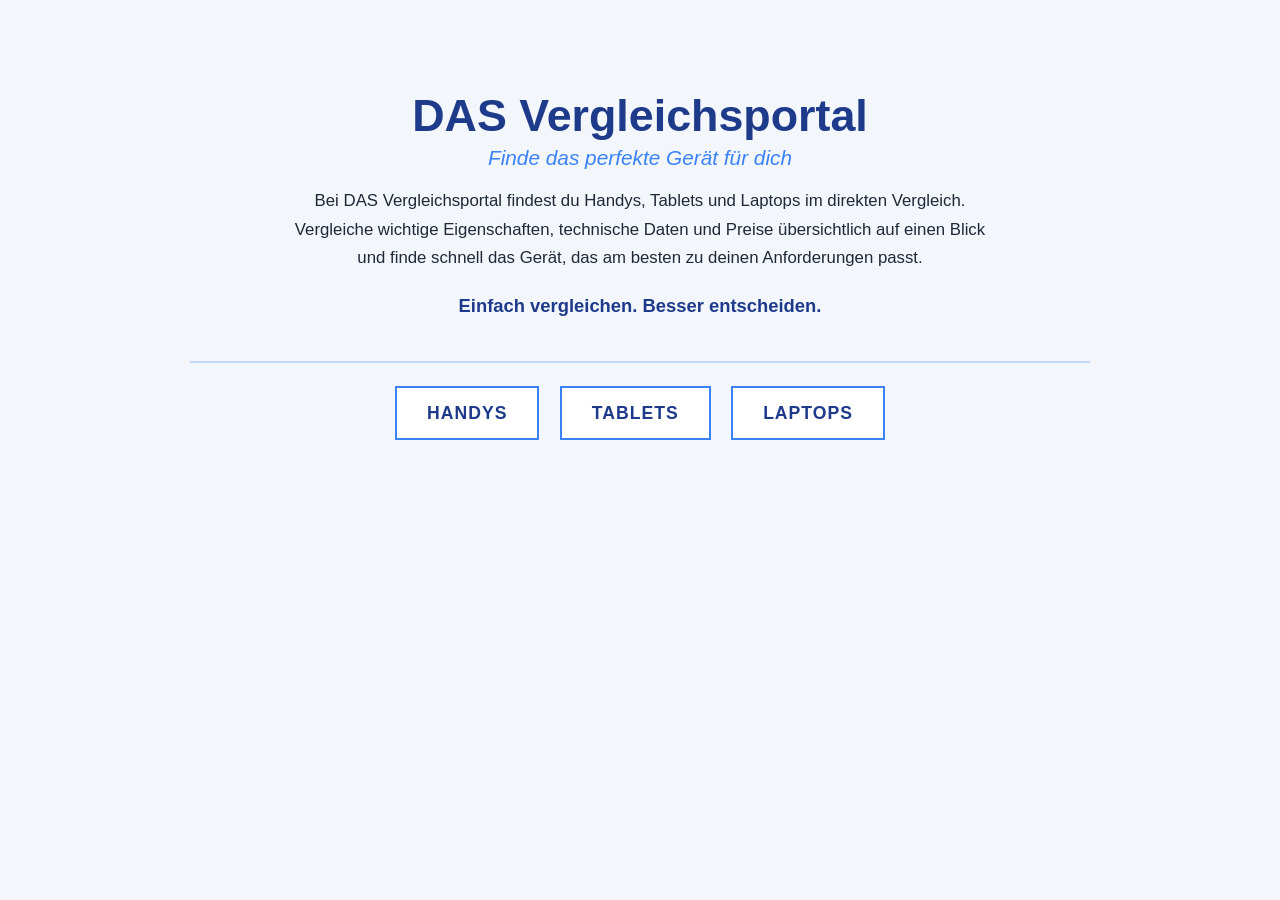
<file: index.html>
<!DOCTYPE html>
<html lang="de">
<head>
    <title>Startseite | DAS Vergleichsportal</title>
    <meta charset="UTF-8">
    <meta name="viewport" content="width=device-width, initial-scale=1.0">
    <link rel="stylesheet" href="style.css">
</head>
<body>
    <h1>DAS Vergleichsportal</h1>
    <h2>Finde das perfekte Gerät für dich</h2>
    <p>
    Bei DAS Vergleichsportal findest du Handys, Tablets und Laptops im direkten Vergleich. <br>
    Vergleiche wichtige Eigenschaften, technische Daten und Preise übersichtlich auf einen Blick <br>
        und finde schnell das Gerät, das am besten zu deinen Anforderungen passt.
    </p>
    <p><b>Einfach vergleichen. Besser entscheiden.</b></p>
    <hr>
    <nav>
        <ul>
            <li><a href="Handys/Handys.html">Handys</a></li>
            <li><a href="Tablets/Tablets.html">Tablets</a></li>
            <li><a href="Laptops.html">Laptops</a></li>
        </ul>
    </nav>    
</body>
</html>
</file>
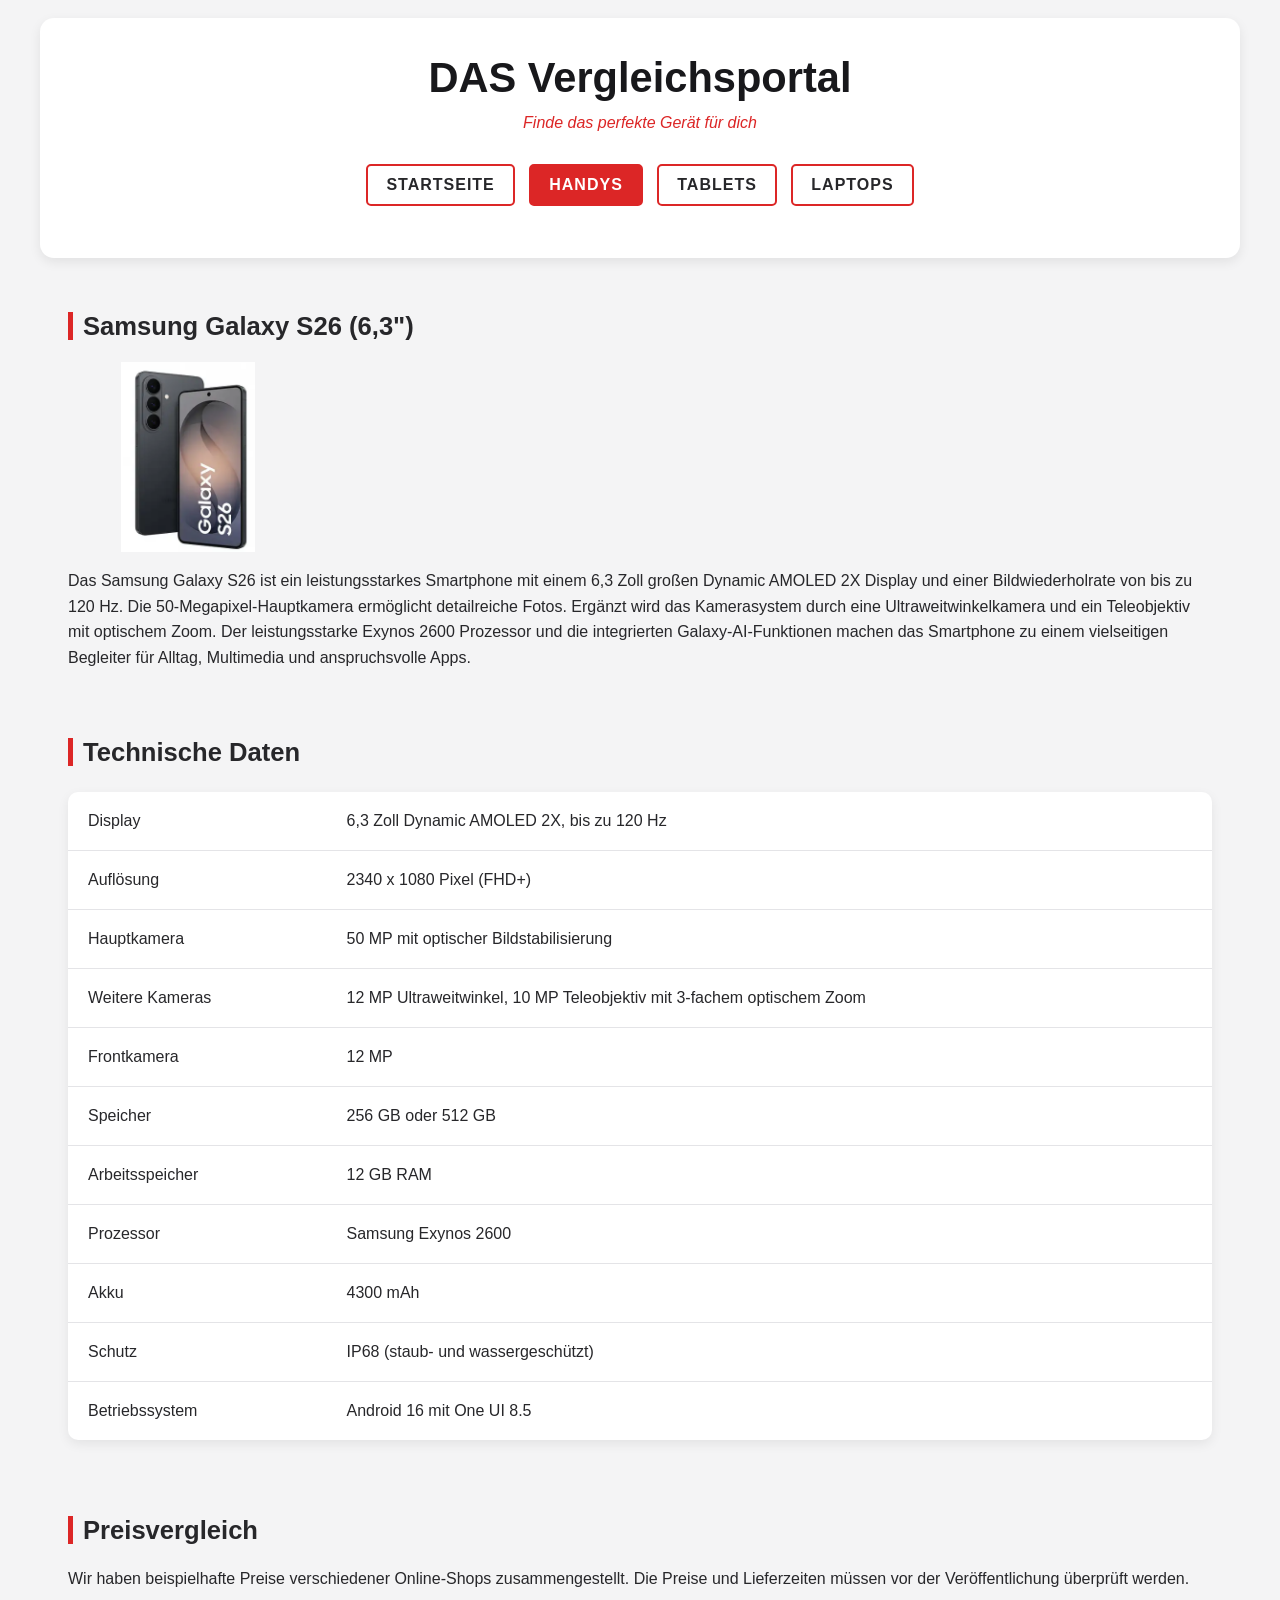
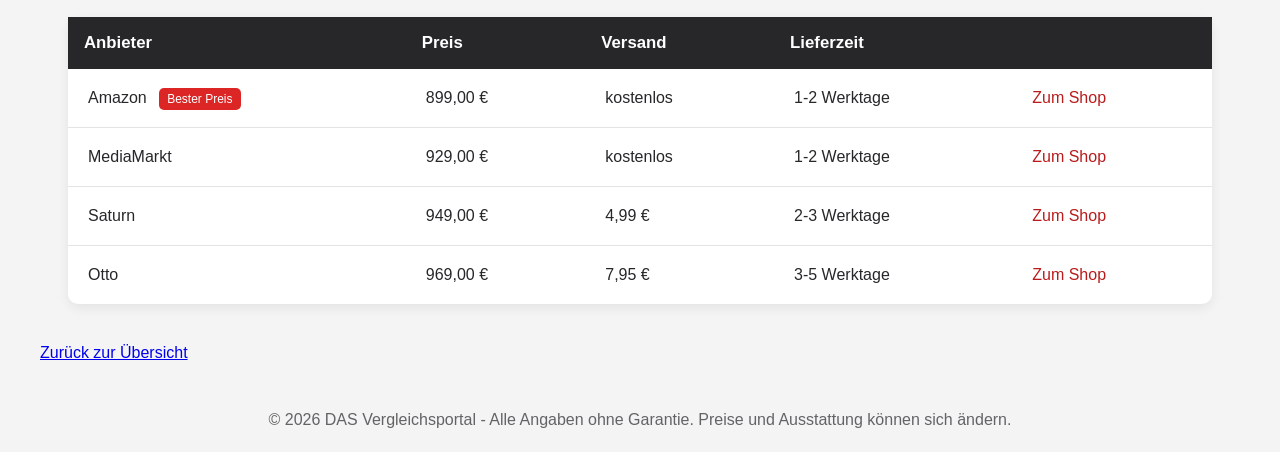
<file: Handys/galaxy.html>
<!DOCTYPE html>
<html lang="de">
<head>
    <meta charset="UTF-8">
    <meta name="viewport" content="width=device-width, initial-scale=1.0">
    <title>Handys | Samsung Galaxy S26</title>
    <link rel="stylesheet" href="style_handy.css">
</head>
<body>
    <header>
        <h1>DAS Vergleichsportal</h1>
        <p id="slogan">Finde das perfekte Gerät für dich</p>
        <nav>
            <ul>
                <li><a href="../index.html">Startseite</a></li>
                <li><a href="Handys.html" class="aktiv">Handys</a></li>
                <li><a href="../Tablets/Tablets.html">Tablets</a></li>
                <li><a href="../Laptops.html">Laptops</a></li>
            </ul>
        </nav>
    </header>

    <main>
        <section>
            <h2>Samsung Galaxy S26 (6,3")</h2>
            <img src="images/galaxy.png" class="bilder"
                 alt="Samsung Galaxy S26">

            <p>Das Samsung Galaxy S26 ist ein leistungsstarkes Smartphone
            mit einem 6,3 Zoll großen Dynamic AMOLED 2X Display und einer
            Bildwiederholrate von bis zu 120 Hz. Die 50-Megapixel-Hauptkamera
            ermöglicht detailreiche Fotos. Ergänzt wird das Kamerasystem
            durch eine Ultraweitwinkelkamera und ein Teleobjektiv mit
            optischem Zoom. Der leistungsstarke Exynos 2600 Prozessor und
            die integrierten Galaxy-AI-Funktionen machen das Smartphone
            zu einem vielseitigen Begleiter für Alltag, Multimedia und
            anspruchsvolle Apps.</p>
        </section>

        <section>
            <h2>Technische Daten</h2>
            <table>
                <tr>
                    <td>Display</td>
                    <td>6,3 Zoll Dynamic AMOLED 2X, bis zu 120 Hz</td>
                </tr>
                <tr>
                    <td>Auflösung</td>
                    <td>2340 x 1080 Pixel (FHD+)</td>
                </tr>
                <tr>
                    <td>Hauptkamera</td>
                    <td>50 MP mit optischer Bildstabilisierung</td>
                </tr>
                <tr>
                    <td>Weitere Kameras</td>
                    <td>12 MP Ultraweitwinkel, 10 MP Teleobjektiv mit 3-fachem optischem Zoom</td>
                </tr>
                <tr>
                    <td>Frontkamera</td>
                    <td>12 MP</td>
                </tr>
                <tr>
                    <td>Speicher</td>
                    <td>256 GB oder 512 GB</td>
                </tr>
                <tr>
                    <td>Arbeitsspeicher</td>
                    <td>12 GB RAM</td>
                </tr>
                <tr>
                    <td>Prozessor</td>
                    <td>Samsung Exynos 2600</td>
                </tr>
                <tr>
                    <td>Akku</td>
                    <td>4300 mAh</td>
                </tr>
                <tr>
                    <td>Schutz</td>
                    <td>IP68 (staub- und wassergeschützt)</td>
                </tr>
                <tr>
                    <td>Betriebssystem</td>
                    <td>Android 16 mit One UI 8.5</td>
                </tr>
            </table>
        </section>

        <section>
            <h2>Preisvergleich</h2>
            <p>Wir haben beispielhafte Preise verschiedener Online-Shops
            zusammengestellt. Die Preise und Lieferzeiten müssen vor
            der Veröffentlichung überprüft werden.</p>

            <table>
                <tr>
                    <th>Anbieter</th>
                    <th>Preis</th>
                    <th>Versand</th>
                    <th>Lieferzeit</th>
                    <th></th>
                </tr>
                <tr>
                    <td>Amazon <span id="bester_preis">Bester Preis</span></td>
                    <td>899,00 €</td>
                    <td>kostenlos</td>
                    <td>1-2 Werktage</td>
                    <td><a href="#">Zum Shop</a></td>
                </tr>
                <tr>
                    <td>MediaMarkt</td>
                    <td>929,00 €</td>
                    <td>kostenlos</td>
                    <td>1-2 Werktage</td>
                    <td><a href="#">Zum Shop</a></td>
                </tr>
                <tr>
                    <td>Saturn</td>
                    <td>949,00 €</td>
                    <td>4,99 €</td>
                    <td>2-3 Werktage</td>
                    <td><a href="#">Zum Shop</a></td>
                </tr>
                <tr>
                    <td>Otto</td>
                    <td>969,00 €</td>
                    <td>7,95 €</td>
                    <td>3-5 Werktage</td>
                    <td><a href="#">Zum Shop</a></td>
                </tr>
            </table>
        </section>

        <a href="../Handys.html">Zurück zur Übersicht</a>
    </main>

    <footer>
        <p>&copy; 2026 DAS Vergleichsportal - Alle Angaben ohne Garantie.
        Preise und Ausstattung können sich ändern.</p>
    </footer>
</body>
</html>
</file>
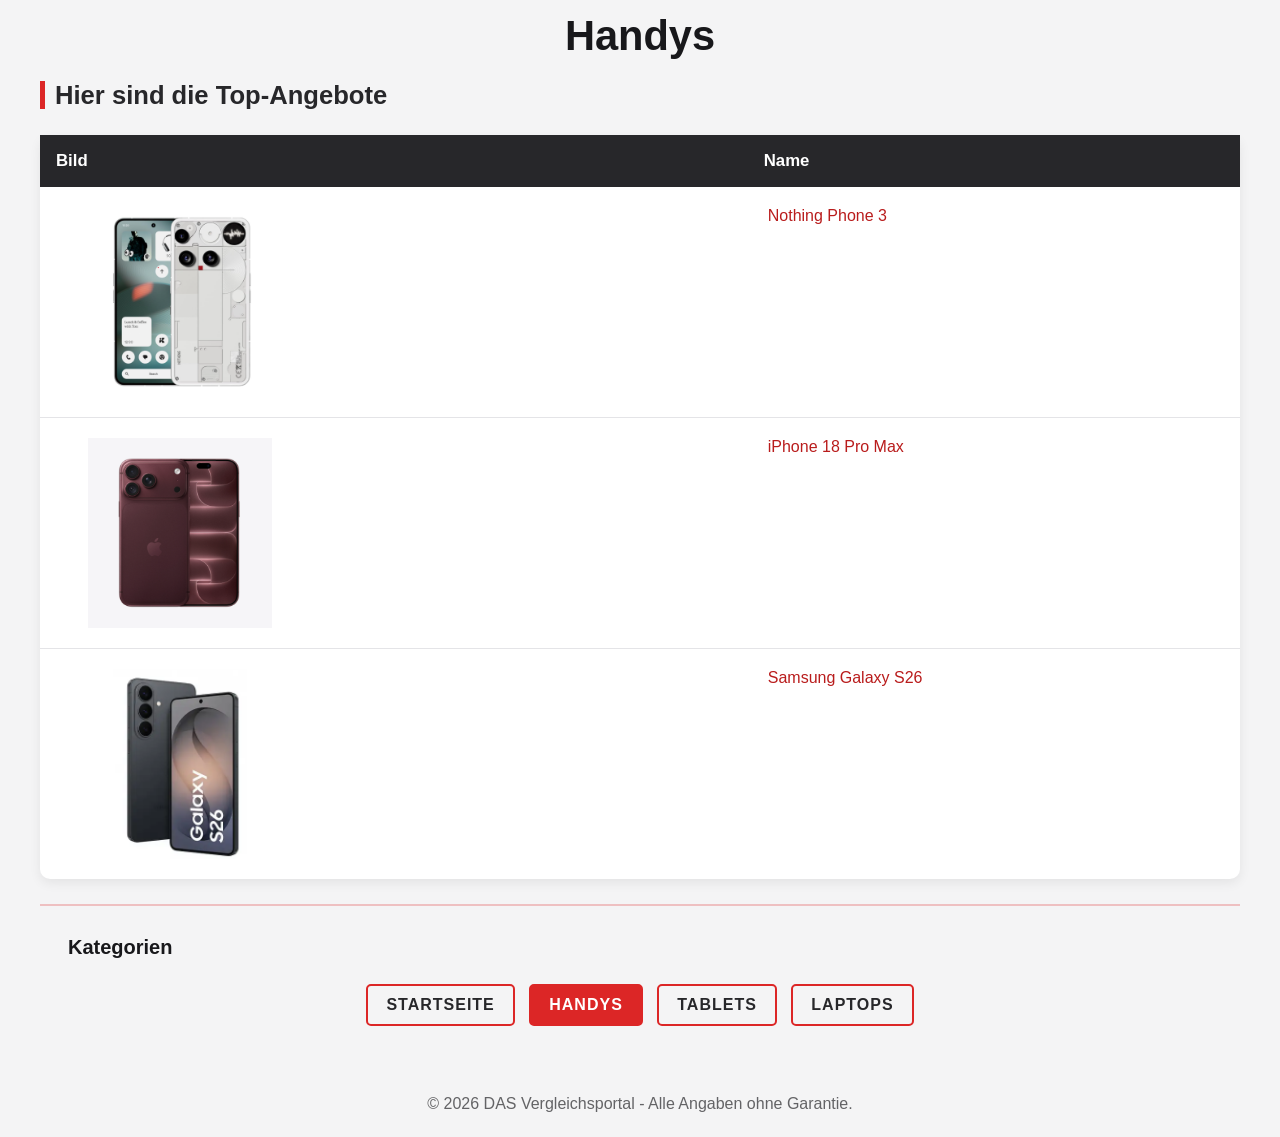
<file: Handys/Handys.html>
<html>
    <head>
        <link rel="stylesheet" href="style_handy.css">
        <title>Handys | DAS Vergleichsportal</title>
    </head>

    <body>

        <h1>Handys</h1>

        <h2>Hier sind die Top-Angebote</h2>

        <table>
            <tr>
                <th>Bild</th>
                <th>Name</th>
            </tr>

            <tr>
                <td>
                    <a href="nothing.html">
                        <img src="images/nothing phone 3.png" width="500px">
                    </a>
                </td>
                <td>
                    <a href="nothing.html">Nothing Phone 3</a>
                </td>
            </tr>

            <tr>
                <td>
                    <a href="iphone.html">
                        <img src="images/iphone 18.png" width="500px">
                    </a>
                </td>
                <td>
                    <a href="iphone.html">iPhone 18 Pro Max</a>
                </td>
            </tr>

            <tr>
                <td>
                    <a href="galaxy.html">
                        <img src="images/galaxy.png" width="500px">
                    </a>
                </td>
                <td>
                    <a href="galaxy.html">Samsung Galaxy S26</a>
                </td>
            </tr>
        </table>

        
        </table>

        <hr>

        <section>
            <h3>Kategorien</h3>

            <nav>
                <ul>
                    <li><a href="../index.html">Startseite</a></li>
                    <li><a href="Handys.html" class="aktiv">Handys</a></li>
                    <li><a href="../Tablets/Tablets.html">Tablets</a></li>
                    <li><a href="../Laptops.html">Laptops</a></li>
                </ul>
            </nav>
        </section>

        <footer>
            <p>&copy; 2026 DAS Vergleichsportal - Alle Angaben ohne Garantie.</p>
        </footer>

    </body>
</html>
</file>
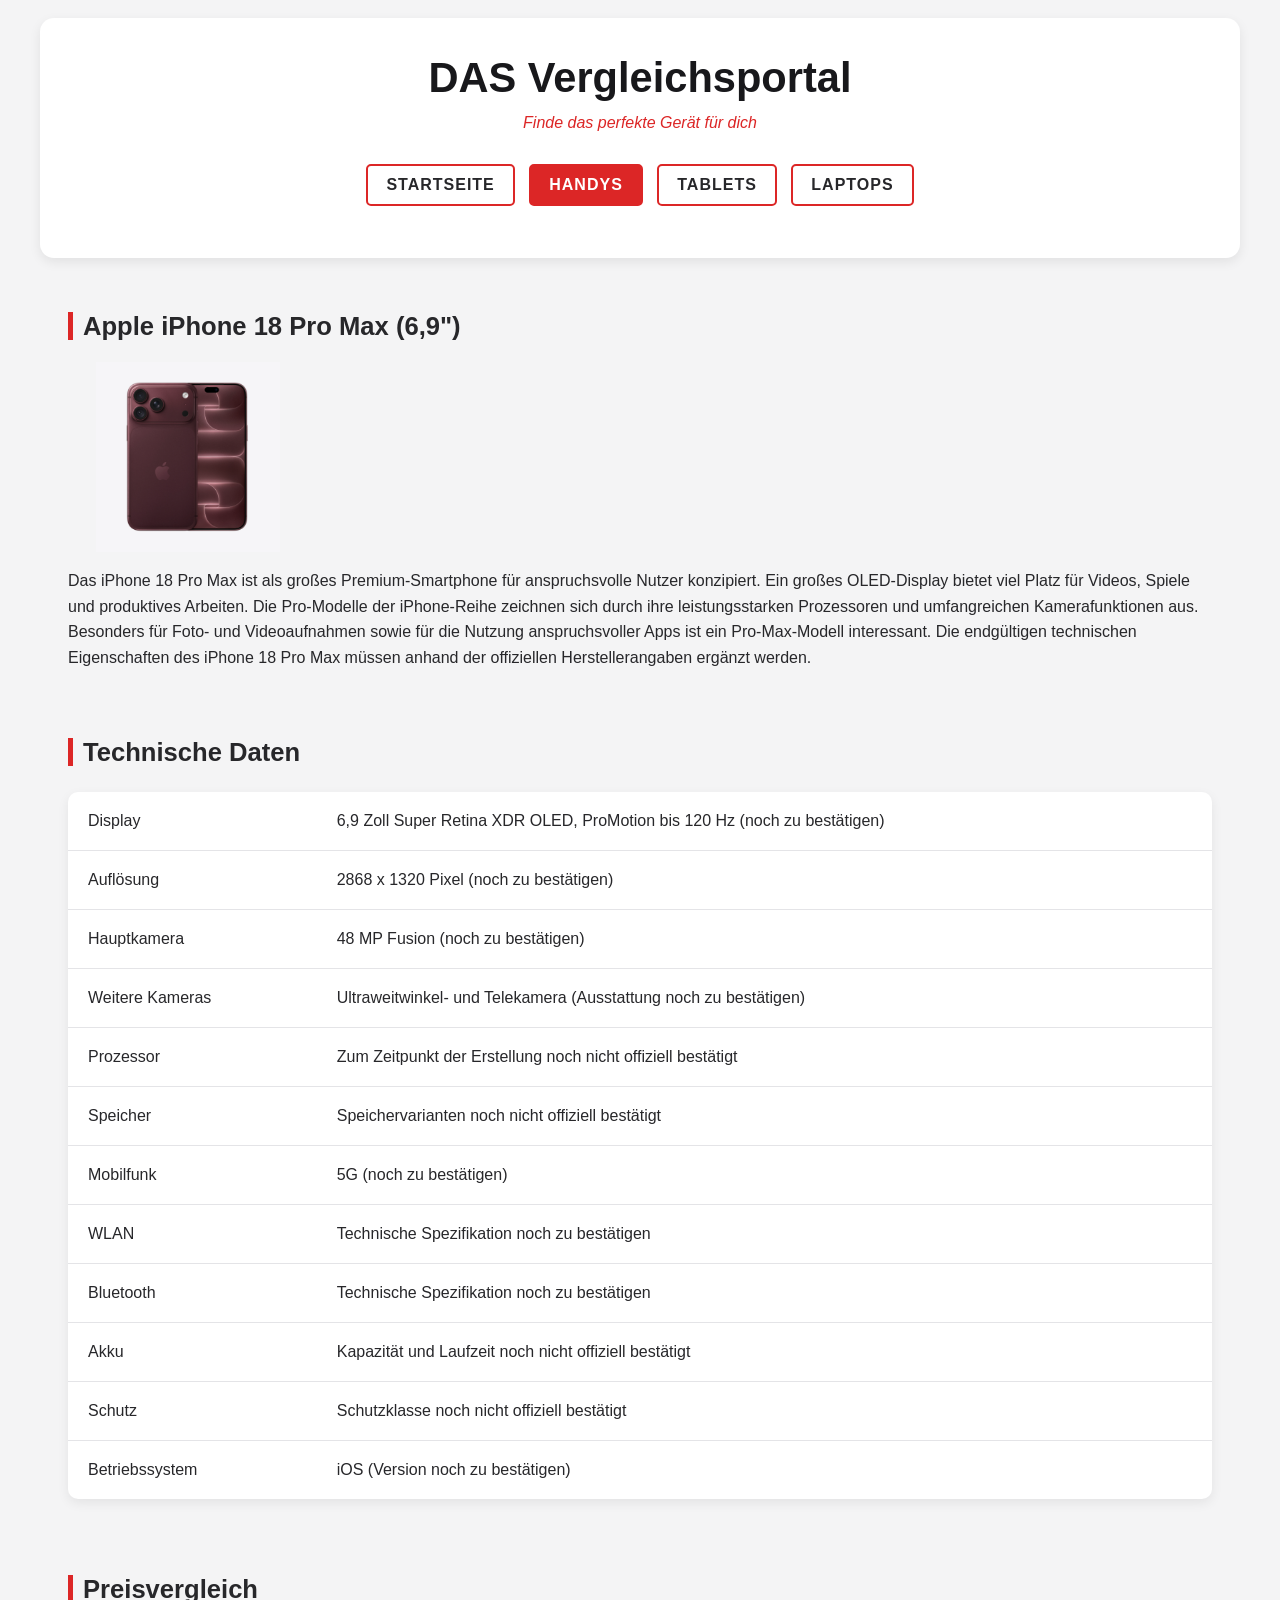
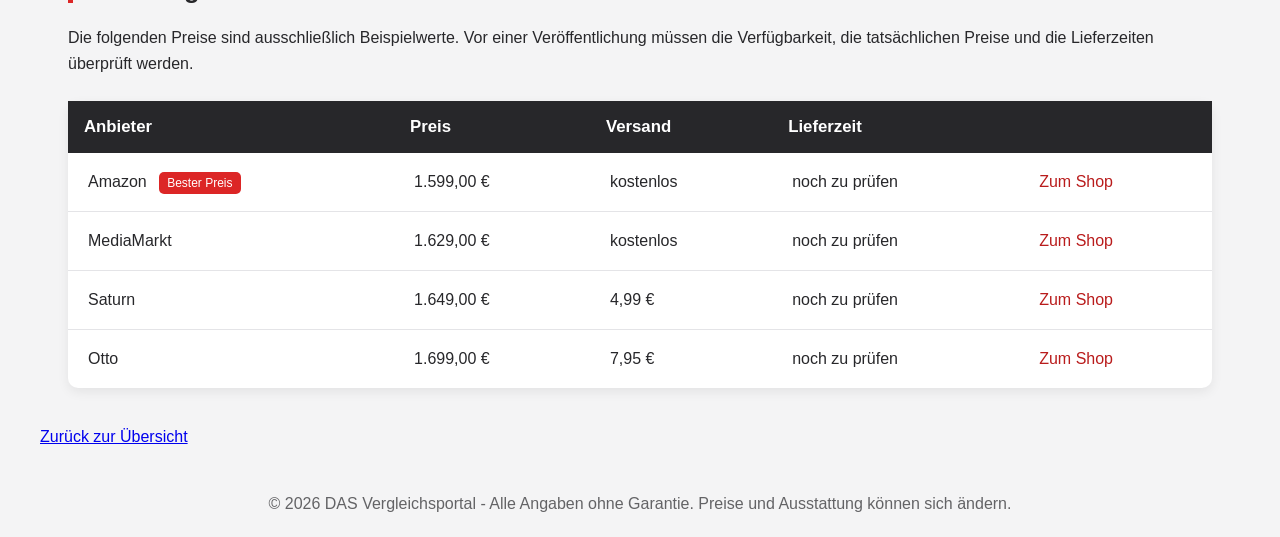
<file: Handys/iphone.html>
<!DOCTYPE html>
<html lang="de">
<head>
    <meta charset="UTF-8">
    <meta name="viewport" content="width=device-width, initial-scale=1.0">
    <title>Handys | iPhone 18 Pro Max</title>
    <link rel="stylesheet" href="style_handy.css">
</head>
<body>
    <header>
        <h1>DAS Vergleichsportal</h1>
        <p id="slogan">Finde das perfekte Gerät für dich</p>
        <nav>
            <ul>
                <li><a href="../index.html">Startseite</a></li>
                <li><a href="Handys.html" class="aktiv">Handys</a></li>
                <li><a href="../Tablets/Tablets.html">Tablets</a></li>
                <li><a href="../Laptops.html">Laptops</a></li>
            </ul>
        </nav>
    </header>

    <main>
        <section>
            <h2>Apple iPhone 18 Pro Max (6,9")</h2>

            <img src="images/iphone 18.png"
                 class="bilder"
                 alt="Apple iPhone 18 Pro Max">

            <p>Das iPhone 18 Pro Max ist als großes Premium-Smartphone
            für anspruchsvolle Nutzer konzipiert. Ein großes OLED-Display
            bietet viel Platz für Videos, Spiele und produktives Arbeiten.
            Die Pro-Modelle der iPhone-Reihe zeichnen sich durch ihre
            leistungsstarken Prozessoren und umfangreichen Kamerafunktionen
            aus. Besonders für Foto- und Videoaufnahmen sowie für die
            Nutzung anspruchsvoller Apps ist ein Pro-Max-Modell interessant.
            Die endgültigen technischen Eigenschaften des iPhone 18 Pro Max
            müssen anhand der offiziellen Herstellerangaben ergänzt werden.</p>
        </section>

        <section>
            <h2>Technische Daten</h2>

            <table>
                <tr>
                    <td>Display</td>
                    <td>6,9 Zoll Super Retina XDR OLED, ProMotion bis 120 Hz
                    (noch zu bestätigen)</td>
                </tr>
                <tr>
                    <td>Auflösung</td>
                    <td>2868 x 1320 Pixel (noch zu bestätigen)</td>
                </tr>
                <tr>
                    <td>Hauptkamera</td>
                    <td>48 MP Fusion (noch zu bestätigen)</td>
                </tr>
                <tr>
                    <td>Weitere Kameras</td>
                    <td>Ultraweitwinkel- und Telekamera
                    (Ausstattung noch zu bestätigen)</td>
                </tr>
                <tr>
                    <td>Prozessor</td>
                    <td>Zum Zeitpunkt der Erstellung noch nicht offiziell
                    bestätigt</td>
                </tr>
                <tr>
                    <td>Speicher</td>
                    <td>Speichervarianten noch nicht offiziell bestätigt</td>
                </tr>
                <tr>
                    <td>Mobilfunk</td>
                    <td>5G (noch zu bestätigen)</td>
                </tr>
                <tr>
                    <td>WLAN</td>
                    <td>Technische Spezifikation noch zu bestätigen</td>
                </tr>
                <tr>
                    <td>Bluetooth</td>
                    <td>Technische Spezifikation noch zu bestätigen</td>
                </tr>
                <tr>
                    <td>Akku</td>
                    <td>Kapazität und Laufzeit noch nicht offiziell bestätigt</td>
                </tr>
                <tr>
                    <td>Schutz</td>
                    <td>Schutzklasse noch nicht offiziell bestätigt</td>
                </tr>
                <tr>
                    <td>Betriebssystem</td>
                    <td>iOS (Version noch zu bestätigen)</td>
                </tr>
            </table>
        </section>

        <section>
            <h2>Preisvergleich</h2>

            <p>Die folgenden Preise sind ausschließlich Beispielwerte.
            Vor einer Veröffentlichung müssen die Verfügbarkeit, die
            tatsächlichen Preise und die Lieferzeiten überprüft werden.</p>

            <table>
                <tr>
                    <th>Anbieter</th>
                    <th>Preis</th>
                    <th>Versand</th>
                    <th>Lieferzeit</th>
                    <th></th>
                </tr>
                <tr>
                    <td>Amazon <span id="bester_preis">Bester Preis</span></td>
                    <td>1.599,00 €</td>
                    <td>kostenlos</td>
                    <td>noch zu prüfen</td>
                    <td><a href="#">Zum Shop</a></td>
                </tr>
                <tr>
                    <td>MediaMarkt</td>
                    <td>1.629,00 €</td>
                    <td>kostenlos</td>
                    <td>noch zu prüfen</td>
                    <td><a href="#">Zum Shop</a></td>
                </tr>
                <tr>
                    <td>Saturn</td>
                    <td>1.649,00 €</td>
                    <td>4,99 €</td>
                    <td>noch zu prüfen</td>
                    <td><a href="#">Zum Shop</a></td>
                </tr>
                <tr>
                    <td>Otto</td>
                    <td>1.699,00 €</td>
                    <td>7,95 €</td>
                    <td>noch zu prüfen</td>
                    <td><a href="#">Zum Shop</a></td>
                </tr>
            </table>
        </section>

        <a href="../Handys.html">Zurück zur Übersicht</a>
    </main>

    <footer>
        <p>&copy; 2026 DAS Vergleichsportal - Alle Angaben ohne Garantie.
        Preise und Ausstattung können sich ändern.</p>
    </footer>
</body>
</html>
</file>
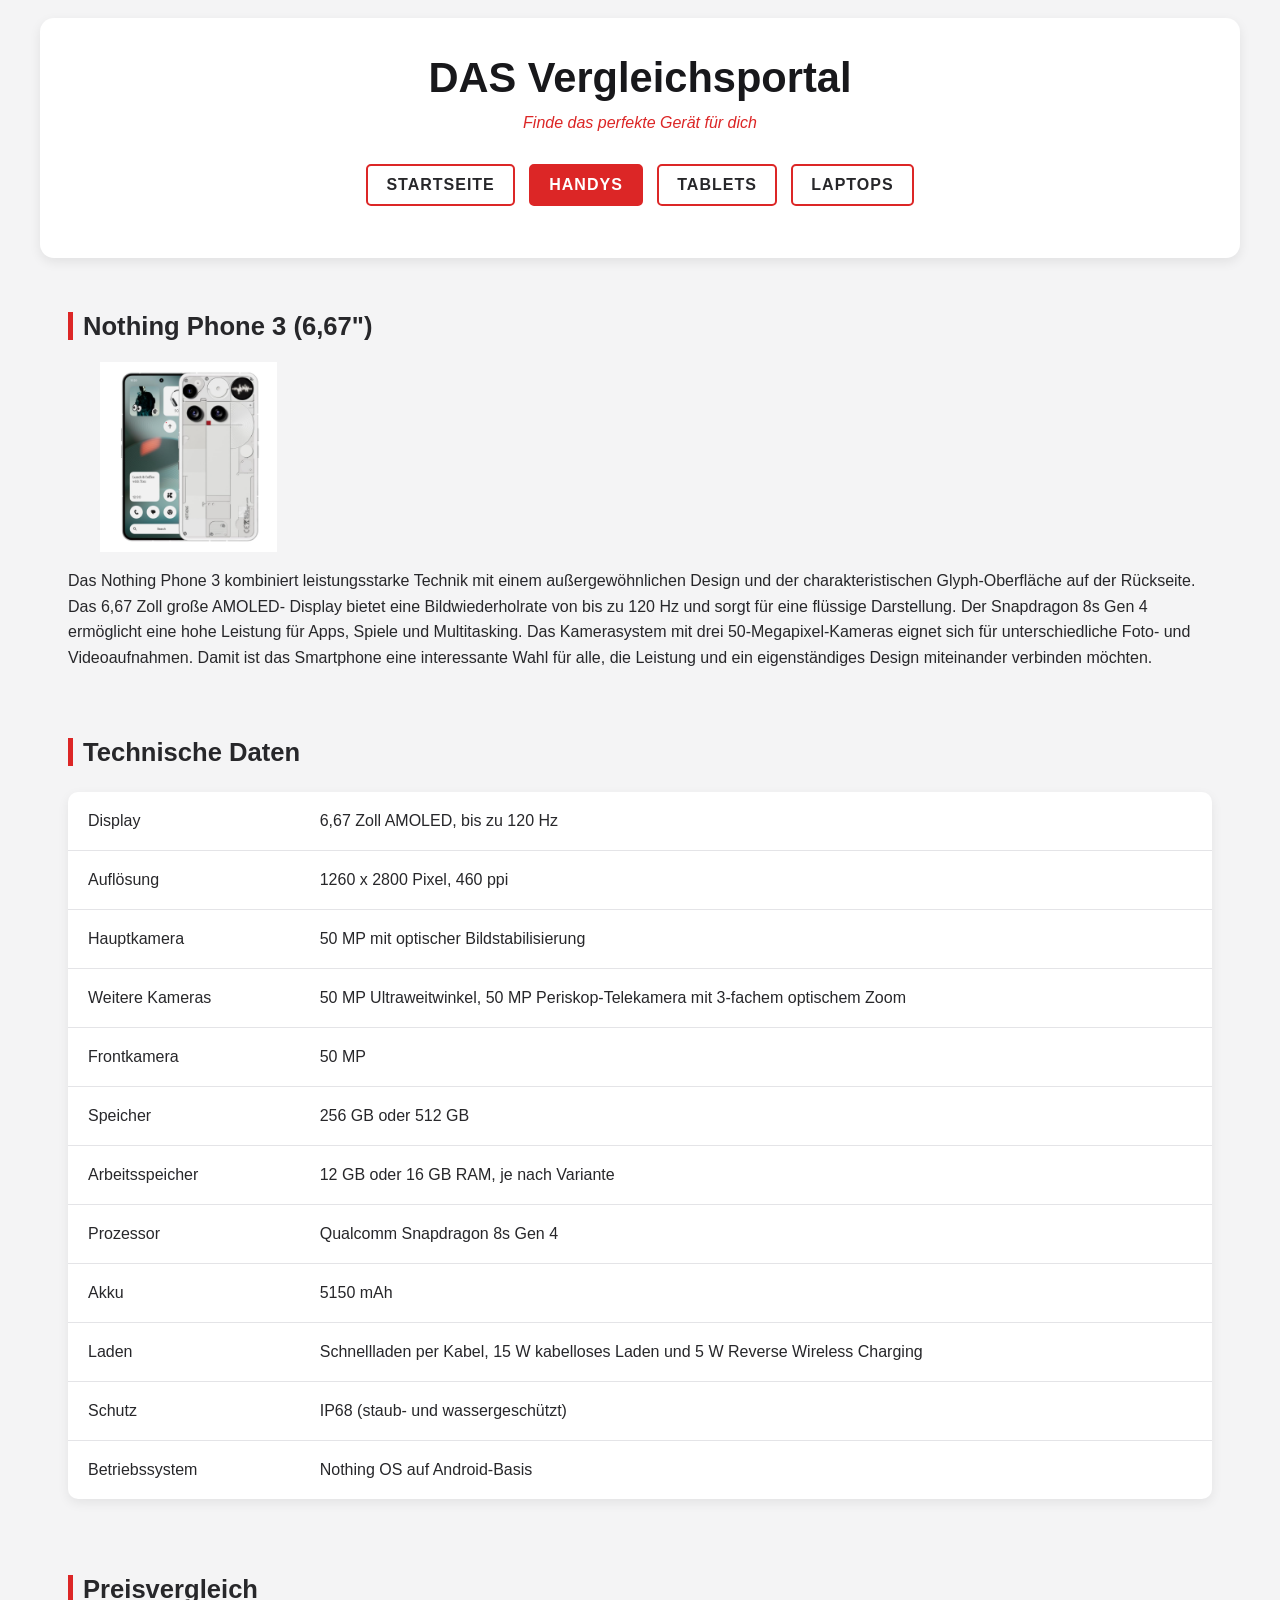
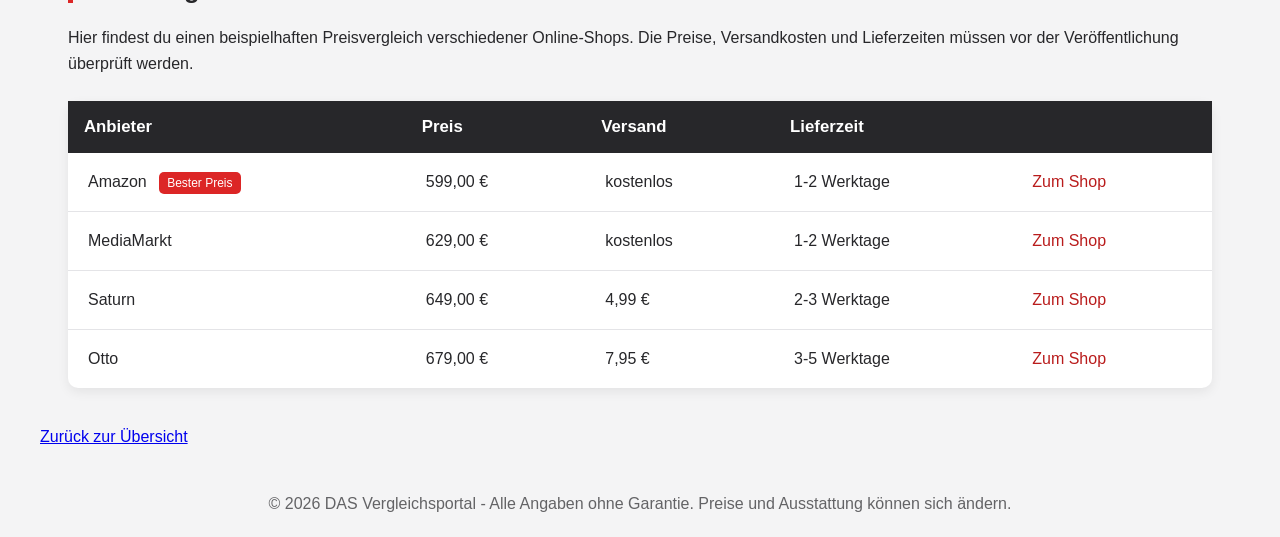
<file: Handys/nothing.html>
<!DOCTYPE html>
<html lang="de">
<head>
    <meta charset="UTF-8">
    <meta name="viewport" content="width=device-width, initial-scale=1.0">
    <title>Handys | Nothing Phone 3</title>
    <link rel="stylesheet" href="style_handy.css">
</head>
<body>
    <header>
        <h1>DAS Vergleichsportal</h1>
        <p id="slogan">Finde das perfekte Gerät für dich</p>
        <nav>
            <ul>
                <li><a href="../index.html">Startseite</a></li>
                <li><a href="Handys.html" class="aktiv">Handys</a></li>
                <li><a href="../Tablets/Tablets.html">Tablets</a></li>
                <li><a href="../Laptops.html">Laptops</a></li>
            </ul>
        </nav>
    </header>

    <main>
        <section>
            <h2>Nothing Phone 3 (6,67")</h2>

            <img src="images/nothing phone 3.png"
                 class="bilder"
                 alt="Nothing Phone 3">

            <p>Das Nothing Phone 3 kombiniert leistungsstarke Technik mit
            einem außergewöhnlichen Design und der charakteristischen
            Glyph-Oberfläche auf der Rückseite. Das 6,67 Zoll große AMOLED-
            Display bietet eine Bildwiederholrate von bis zu 120 Hz und
            sorgt für eine flüssige Darstellung. Der Snapdragon 8s Gen 4
            ermöglicht eine hohe Leistung für Apps, Spiele und Multitasking.
            Das Kamerasystem mit drei 50-Megapixel-Kameras eignet sich für
            unterschiedliche Foto- und Videoaufnahmen. Damit ist das
            Smartphone eine interessante Wahl für alle, die Leistung und
            ein eigenständiges Design miteinander verbinden möchten.</p>
        </section>

        <section>
            <h2>Technische Daten</h2>

            <table>
                <tr>
                    <td>Display</td>
                    <td>6,67 Zoll AMOLED, bis zu 120 Hz</td>
                </tr>
                <tr>
                    <td>Auflösung</td>
                    <td>1260 x 2800 Pixel, 460 ppi</td>
                </tr>
                <tr>
                    <td>Hauptkamera</td>
                    <td>50 MP mit optischer Bildstabilisierung</td>
                </tr>
                <tr>
                    <td>Weitere Kameras</td>
                    <td>50 MP Ultraweitwinkel, 50 MP Periskop-Telekamera
                    mit 3-fachem optischem Zoom</td>
                </tr>
                <tr>
                    <td>Frontkamera</td>
                    <td>50 MP</td>
                </tr>
                <tr>
                    <td>Speicher</td>
                    <td>256 GB oder 512 GB</td>
                </tr>
                <tr>
                    <td>Arbeitsspeicher</td>
                    <td>12 GB oder 16 GB RAM, je nach Variante</td>
                </tr>
                <tr>
                    <td>Prozessor</td>
                    <td>Qualcomm Snapdragon 8s Gen 4</td>
                </tr>
                <tr>
                    <td>Akku</td>
                    <td>5150 mAh</td>
                </tr>
                <tr>
                    <td>Laden</td>
                    <td>Schnellladen per Kabel, 15 W kabelloses Laden
                    und 5 W Reverse Wireless Charging</td>
                </tr>
                <tr>
                    <td>Schutz</td>
                    <td>IP68 (staub- und wassergeschützt)</td>
                </tr>
                <tr>
                    <td>Betriebssystem</td>
                    <td>Nothing OS auf Android-Basis</td>
                </tr>
            </table>
        </section>

        <section>
            <h2>Preisvergleich</h2>

            <p>Hier findest du einen beispielhaften Preisvergleich
            verschiedener Online-Shops. Die Preise, Versandkosten und
            Lieferzeiten müssen vor der Veröffentlichung überprüft werden.</p>

            <table>
                <tr>
                    <th>Anbieter</th>
                    <th>Preis</th>
                    <th>Versand</th>
                    <th>Lieferzeit</th>
                    <th></th>
                </tr>
                <tr>
                    <td>Amazon <span id="bester_preis">Bester Preis</span></td>
                    <td>599,00 €</td>
                    <td>kostenlos</td>
                    <td>1-2 Werktage</td>
                    <td><a href="#">Zum Shop</a></td>
                </tr>
                <tr>
                    <td>MediaMarkt</td>
                    <td>629,00 €</td>
                    <td>kostenlos</td>
                    <td>1-2 Werktage</td>
                    <td><a href="#">Zum Shop</a></td>
                </tr>
                <tr>
                    <td>Saturn</td>
                    <td>649,00 €</td>
                    <td>4,99 €</td>
                    <td>2-3 Werktage</td>
                    <td><a href="#">Zum Shop</a></td>
                </tr>
                <tr>
                    <td>Otto</td>
                    <td>679,00 €</td>
                    <td>7,95 €</td>
                    <td>3-5 Werktage</td>
                    <td><a href="#">Zum Shop</a></td>
                </tr>
            </table>
        </section>

        <a href="../Handys.html">Zurück zur Übersicht</a>
    </main>

    <footer>
        <p>&copy; 2026 DAS Vergleichsportal - Alle Angaben ohne Garantie.
        Preise und Ausstattung können sich ändern.</p>
    </footer>
</body>
</html>
</file>
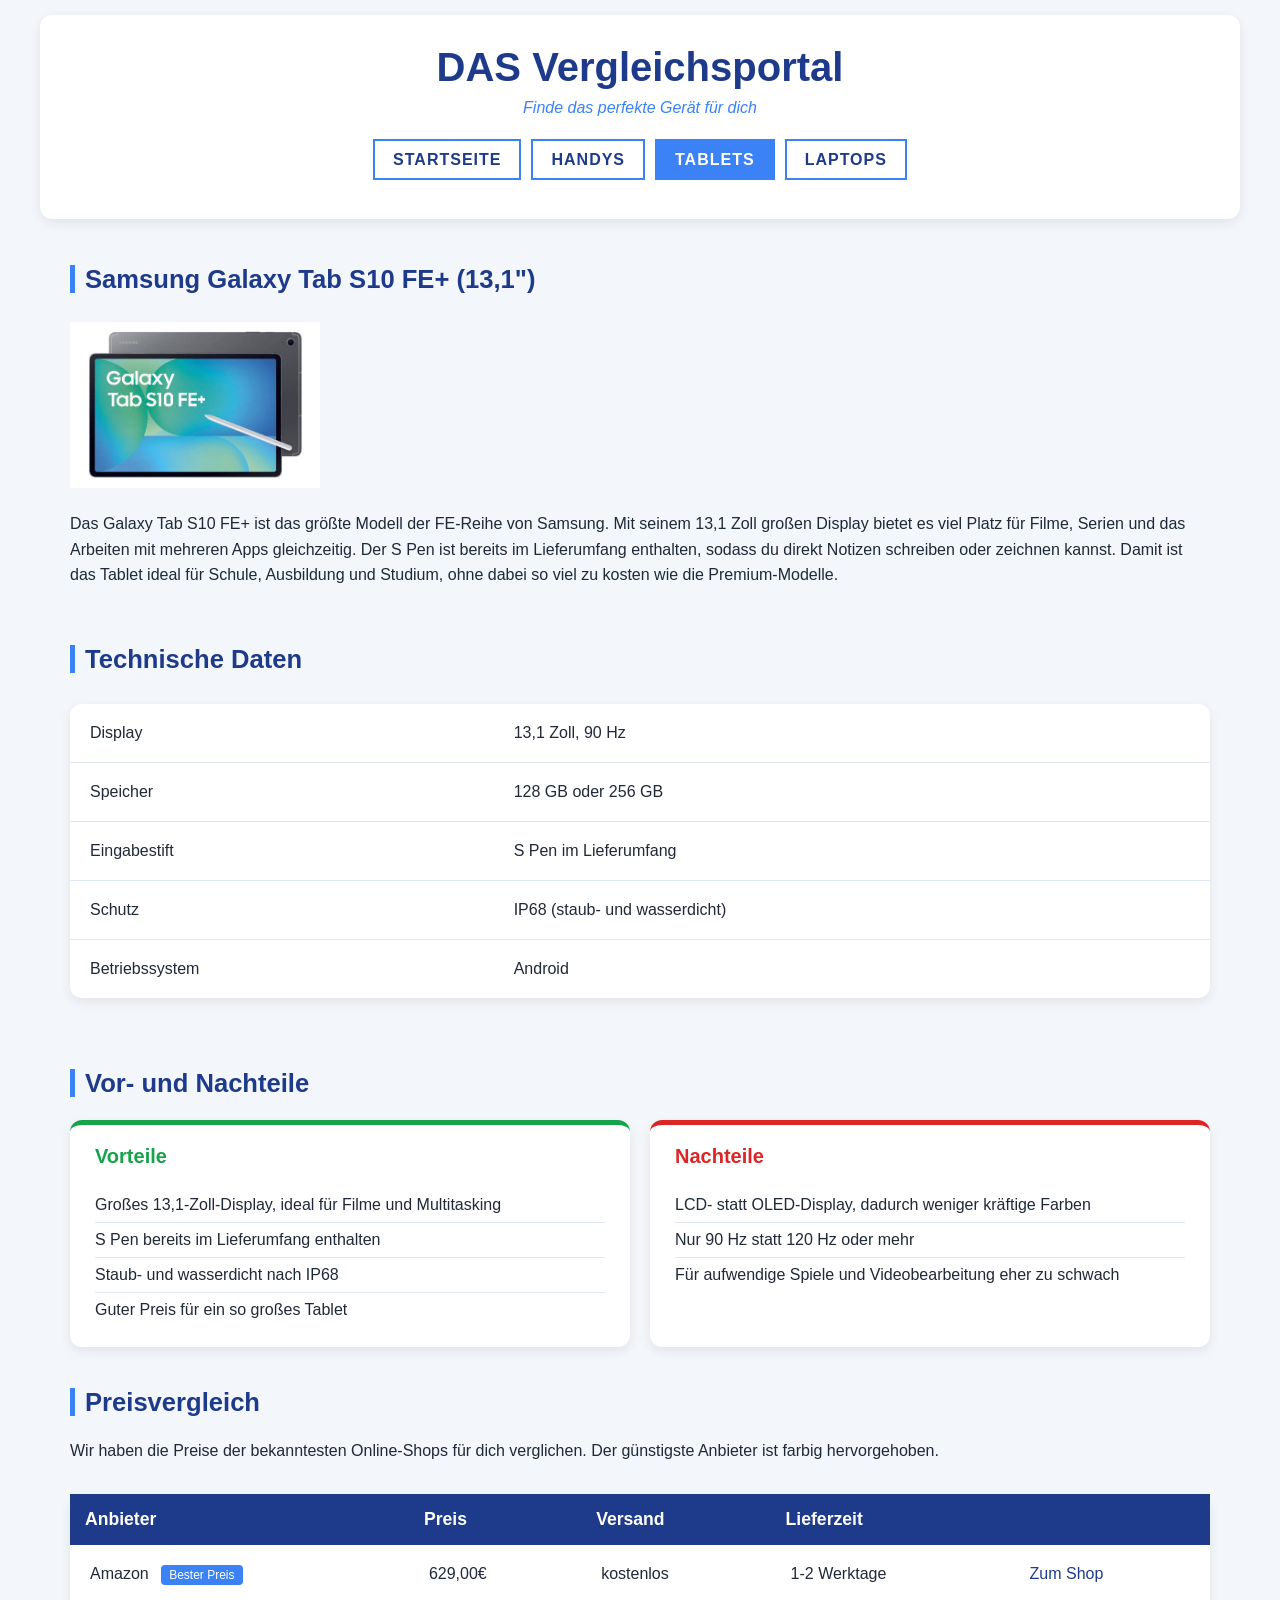
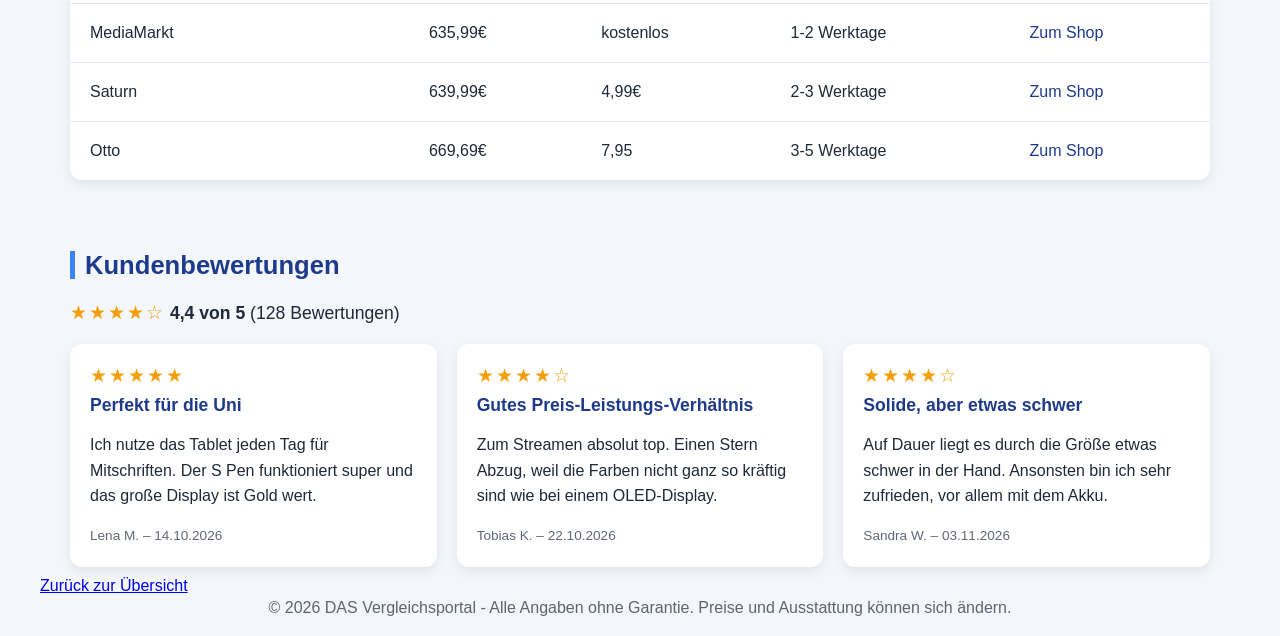
<file: Tablets/galaxy_tab.html>
<!DOCTYPE html>
<html lang="de">
<head>
    <meta charset="UTF-8">
    <meta name="viewport" content="width=device-width, initial-scale=1.0">
    <title>Tablets | Galaxy Tab S10 FE+</title>
    <link rel="stylesheet" href="style.css">
</head>
<body>
    <header>
        <h1>DAS Vergleichsportal</h1>
        <p id="slogan">Finde das perfekte Gerät für dich</p>
        <nav>
            <ul>
                <li><a href="../index.html">Startseite</a></li>
                <li><a href="../Handys.html">Handys</a></li>
                <li><a href="Tablets.html" class="aktiv">Tablets</a></li>
                <li><a href="../Laptops.html">Laptops</a></li>
            </ul>
        </nav>
    </header>
    <main>
        <section>
            <h2>Samsung Galaxy Tab S10 FE+ (13,1")</h2>
            <img src="../images/samsung_galaxy_s10_fe.jpg" class="bilder">
            <p>Das Galaxy Tab S10 FE+ ist das größte Modell der FE-Reihe von Samsung. Mit seinem 13,1 Zoll großen Display bietet es viel Platz für Filme, Serien und das Arbeiten mit mehreren Apps gleichzeitig. Der S Pen ist bereits im Lieferumfang enthalten, sodass du direkt Notizen schreiben oder zeichnen kannst. Damit ist das Tablet ideal für Schule, Ausbildung und Studium, ohne dabei so viel zu kosten wie die Premium-Modelle.</p>
        </section>
        <section>
            <h2>Technische Daten</h2>
            <table>
                <tr>
                    <td>Display</td>
                    <td>13,1 Zoll, 90 Hz</td>
                </tr>
                <tr>
                    <td>Speicher</td>
                    <td>128 GB oder 256 GB</td>
                </tr>
                <tr>
                    <td>Eingabestift</td>
                    <td>S Pen im Lieferumfang</td>
                </tr>
                <tr>
                    <td>Schutz</td>
                    <td>IP68 (staub- und wasserdicht)</td>
                </tr>
                <tr>
                    <td>Betriebssystem</td>
                    <td>Android</td>
                </tr>
            </table>
        </section>
        <section>
            <h2>Vor- und Nachteile</h2>
            <div class="pro-contra">
                <div class="box pro">
                    <h3>Vorteile</h3>
                    <ul>
                        <li>Großes 13,1-Zoll-Display, ideal für Filme und Multitasking</li>
                        <li>S Pen bereits im Lieferumfang enthalten</li>
                        <li>Staub- und wasserdicht nach IP68</li>
                        <li>Guter Preis für ein so großes Tablet</li>
                    </ul>
                </div>
                <div class="box contra">
                    <h3>Nachteile</h3>
                    <ul>
                        <li>LCD- statt OLED-Display, dadurch weniger kräftige Farben</li>
                        <li>Nur 90 Hz statt 120 Hz oder mehr</li>
                        <li>Für aufwendige Spiele und Videobearbeitung eher zu schwach</li>
                    </ul>
                </div>
            </div>
        </section>
        <section>
            <h2>Preisvergleich</h2>
            <p>Wir haben die Preise der bekanntesten Online-Shops für dich verglichen. Der günstigste Anbieter ist farbig hervorgehoben.</p>
            <table>
                <tr>
                    <th>Anbieter</th>
                    <th>Preis</th>
                    <th>Versand</th>
                    <th>Lieferzeit</th>
                    <th></th>
                </tr>
                <tr>
                    <td>Amazon <span id="bester_preis">Bester Preis</span></td>
                    <td>629,00€</td>
                    <td>kostenlos</td>
                    <td>1-2 Werktage</td>
                    <td><a href="#">Zum Shop</a></td>
                </tr>
                <tr>
                    <td>MediaMarkt</td>
                    <td>635,99€</td>
                    <td>kostenlos</td>
                    <td>1-2 Werktage</td>
                    <td><a href="#">Zum Shop</a></td>
                </tr>
                <tr>
                    <td>Saturn</td>
                    <td>639,99€</td>
                    <td>4,99€</td>
                    <td>2-3 Werktage</td>
                    <td><a href="#">Zum Shop</a></td>
                </tr>
                <tr>
                    <td>Otto</td>
                    <td>669,69€</td>
                    <td>7,95</td>
                    <td>3-5 Werktage</td>
                    <td><a href="#">Zum Shop</a></td>
                </tr>
            </table>
        </section>
        <section>
            <h2>Kundenbewertungen</h2>
            <div class="bewertung-gesamt">
                <span class="sterne">★★★★☆</span> <strong>4,4 von 5</strong> (128 Bewertungen)
            </div>
            <div class="bewertungen">
                <article class="bewertung">
                    <span class="sterne">★★★★★</span>
                    <h3>Perfekt für die Uni</h3>
                    <p>Ich nutze das Tablet jeden Tag für Mitschriften. Der S Pen funktioniert super und das große Display ist Gold wert.</p>
                    <p class="bewertung-info">Lena M. – 14.10.2026</p>
                </article>
                <article class="bewertung">
                    <span class="sterne">★★★★☆</span>
                    <h3>Gutes Preis-Leistungs-Verhältnis</h3>
                    <p>Zum Streamen absolut top. Einen Stern Abzug, weil die Farben nicht ganz so kräftig sind wie bei einem OLED-Display.</p>
                    <p class="bewertung-info">Tobias K. – 22.10.2026</p>
                </article>
                <article class="bewertung">
                    <span class="sterne">★★★★☆</span>
                    <h3>Solide, aber etwas schwer</h3>
                    <p>Auf Dauer liegt es durch die Größe etwas schwer in der Hand. Ansonsten bin ich sehr zufrieden, vor allem mit dem Akku.</p>
                    <p class="bewertung-info">Sandra W. – 03.11.2026</p>
                </article>
            </div> 
        </section>
        <a href="Tablets.html">Zurück zur Übersicht</a>
    </main>
    <footer>
        <p>&copy; 2026 DAS Vergleichsportal - Alle Angaben ohne Garantie. Preise und Ausstattung können sich ändern.</p>
    </footer> 
</body>
</html>
</file>
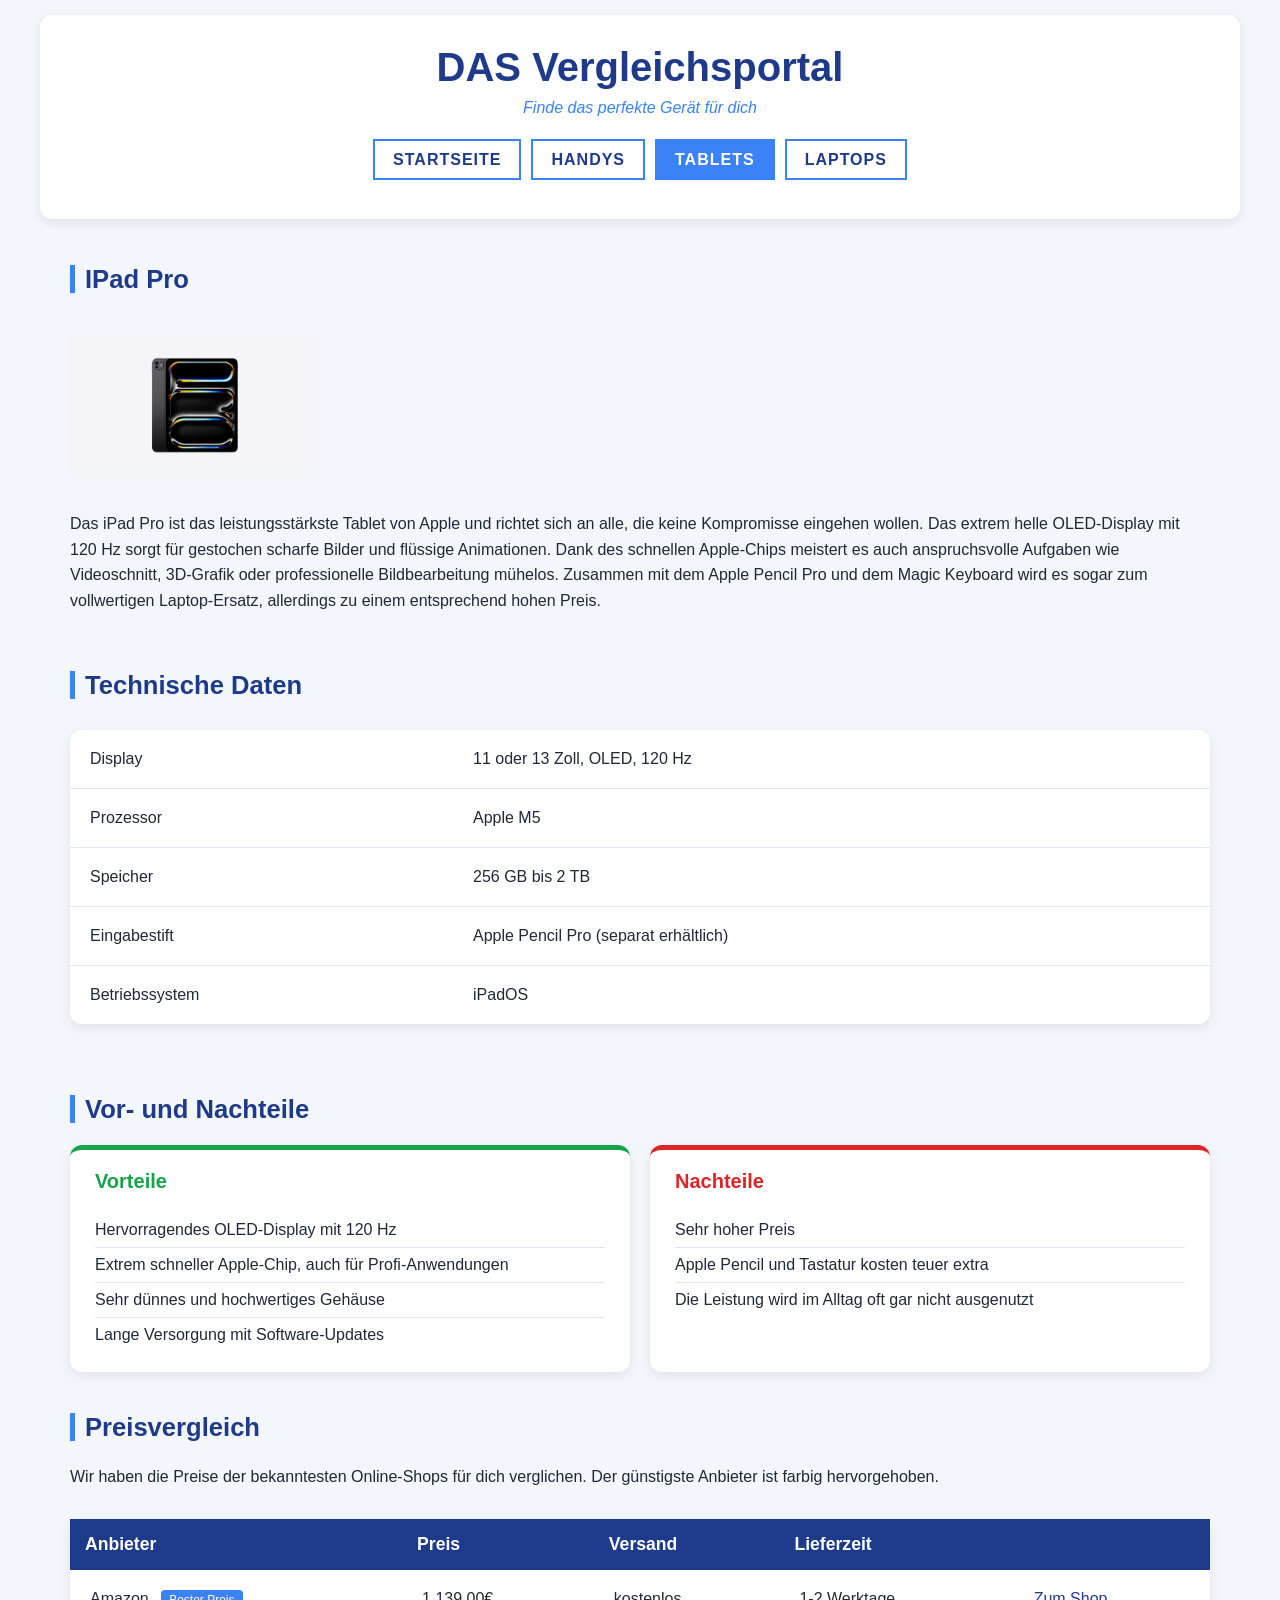
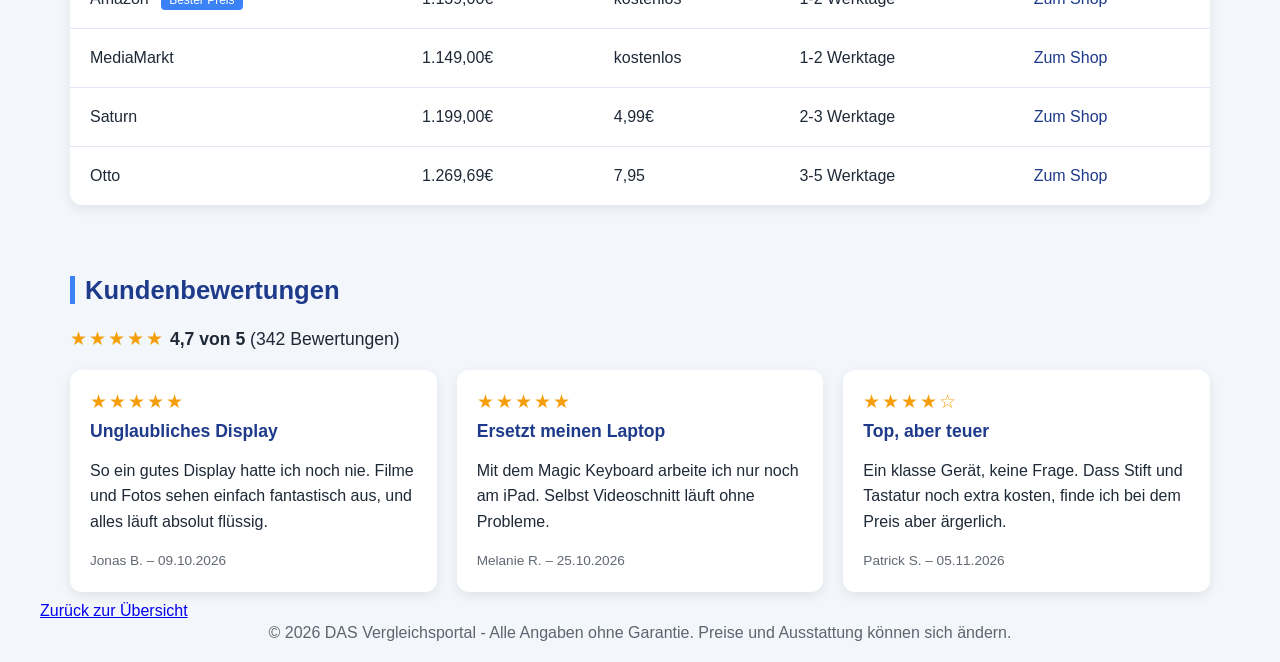
<file: Tablets/ipad_pro.html>
<!DOCTYPE html>
<html lang="de">
<head>
    <meta charset="UTF-8">
    <meta name="viewport" content="width=device-width, initial-scale=1.0">
    <title>Tablets | IPad Pro </title>
    <link rel="stylesheet" href="style.css">
</head>
<body>
    <header>
        <h1>DAS Vergleichsportal</h1>
        <p id="slogan">Finde das perfekte Gerät für dich</p>
        <nav>
            <ul>
                <li><a href="../index.html">Startseite</a></li>
                <li><a href="../Handys.html">Handys</a></li>
                <li><a href="Tablets.html" class="aktiv">Tablets</a></li>
                <li><a href="../Laptops.html">Laptops</a></li>
            </ul>
        </nav>
    </header>
    <main>
        <section>
            <h2>IPad Pro</h2>
            <img src="../images/ipad_pro.jpg" class="bilder">
            <p>Das iPad Pro ist das leistungsstärkste Tablet von Apple und richtet sich an alle, die keine Kompromisse eingehen wollen. Das extrem helle OLED-Display mit 120 Hz sorgt für gestochen scharfe Bilder und flüssige Animationen. Dank des schnellen Apple-Chips meistert es auch anspruchsvolle Aufgaben wie Videoschnitt, 3D-Grafik oder professionelle Bildbearbeitung mühelos. Zusammen mit dem Apple Pencil Pro und dem Magic Keyboard wird es sogar zum vollwertigen Laptop-Ersatz, allerdings zu einem entsprechend hohen Preis.</p>
        </section>
        <section>
            <h2>Technische Daten</h2>
            <table>
                <tr>
                    <td>Display</td>
                    <td>11 oder 13 Zoll, OLED, 120 Hz</td>
                </tr>
                <tr>
                    <td>Prozessor</td>
                    <td>Apple M5</td>
                </tr>
                <tr>
                    <td>Speicher</td>
                    <td>256 GB bis 2 TB</td>
                </tr>
                <tr>
                    <td>Eingabestift</td>
                    <td>Apple Pencil Pro (separat erhältlich)</td>
                </tr>
                <tr>
                    <td>Betriebssystem</td>
                    <td>iPadOS</td>
                </tr>
            </table>
        </section>
        <section>
            <h2>Vor- und Nachteile</h2>
            <div class="pro-contra">
                <div class="box pro">
                    <h3>Vorteile</h3>
                    <ul>
                        <li>Hervorragendes OLED-Display mit 120 Hz</li>
                        <li>Extrem schneller Apple-Chip, auch für Profi-Anwendungen</li>
                        <li>Sehr dünnes und hochwertiges Gehäuse</li>
                        <li>Lange Versorgung mit Software-Updates</li>
                    </ul>
                </div>
                <div class="box contra">
                    <h3>Nachteile</h3>
                    <ul>
                        <li>Sehr hoher Preis</li>
                        <li>Apple Pencil und Tastatur kosten teuer extra</li>
                        <li>Die Leistung wird im Alltag oft gar nicht ausgenutzt</li>
                    </ul>
                </div>
            </div>
        </section>
        <section>
            <h2>Preisvergleich</h2>
            <p>Wir haben die Preise der bekanntesten Online-Shops für dich verglichen. Der günstigste Anbieter ist farbig hervorgehoben.</p>
            <table>
                <tr>
                    <th>Anbieter</th>
                    <th>Preis</th>
                    <th>Versand</th>
                    <th>Lieferzeit</th>
                    <th></th>
                </tr>
                <tr>
                    <td>Amazon <span id="bester_preis">Bester Preis</span></td>
                    <td>1.139,00€</td>
                    <td>kostenlos</td>
                    <td>1-2 Werktage</td>
                    <td><a href="#">Zum Shop</a></td>
                </tr>
                <tr>
                    <td>MediaMarkt</td>
                    <td>1.149,00€</td>
                    <td>kostenlos</td>
                    <td>1-2 Werktage</td>
                    <td><a href="#">Zum Shop</a></td>
                </tr>
                <tr>
                    <td>Saturn</td>
                    <td>1.199,00€</td>
                    <td>4,99€</td>
                    <td>2-3 Werktage</td>
                    <td><a href="#">Zum Shop</a></td>
                </tr>
                <tr>
                    <td>Otto</td>
                    <td>1.269,69€</td>
                    <td>7,95</td>
                    <td>3-5 Werktage</td>
                    <td><a href="#">Zum Shop</a></td>
                </tr>
            </table>
        </section>
        <section>
            <h2>Kundenbewertungen</h2>
            <div class="bewertung-gesamt">
                <span class="sterne">★★★★★</span> <strong>4,7 von 5</strong> (342 Bewertungen)
            </div>
            <div class="bewertungen">
                <article class="bewertung">
                    <span class="sterne">★★★★★</span>
                    <h3>Unglaubliches Display</h3>
                    <p>So ein gutes Display hatte ich noch nie. Filme und Fotos sehen einfach fantastisch aus, und alles läuft absolut flüssig.</p>
                    <p class="bewertung-info">Jonas B. – 09.10.2026</p>
                </article>
                <article class="bewertung">
                    <span class="sterne">★★★★★</span>
                    <h3>Ersetzt meinen Laptop</h3>
                    <p>Mit dem Magic Keyboard arbeite ich nur noch am iPad. Selbst Videoschnitt läuft ohne Probleme.</p>
                    <p class="bewertung-info">Melanie R. – 25.10.2026</p>
                </article>
                <article class="bewertung">
                    <span class="sterne">★★★★☆</span>
                    <h3>Top, aber teuer</h3>
                    <p>Ein klasse Gerät, keine Frage. Dass Stift und Tastatur noch extra kosten, finde ich bei dem Preis aber ärgerlich.</p>
                    <p class="bewertung-info">Patrick S. – 05.11.2026</p>
                </article>
            </div>
        </section>
        <a href="Tablets.html">Zurück zur Übersicht</a>
    </main>
    <footer>
        <p>&copy; 2026 DAS Vergleichsportal - Alle Angaben ohne Garantie. Preise und Ausstattung können sich ändern.</p>
    </footer> 
</body>
</html>
</file>
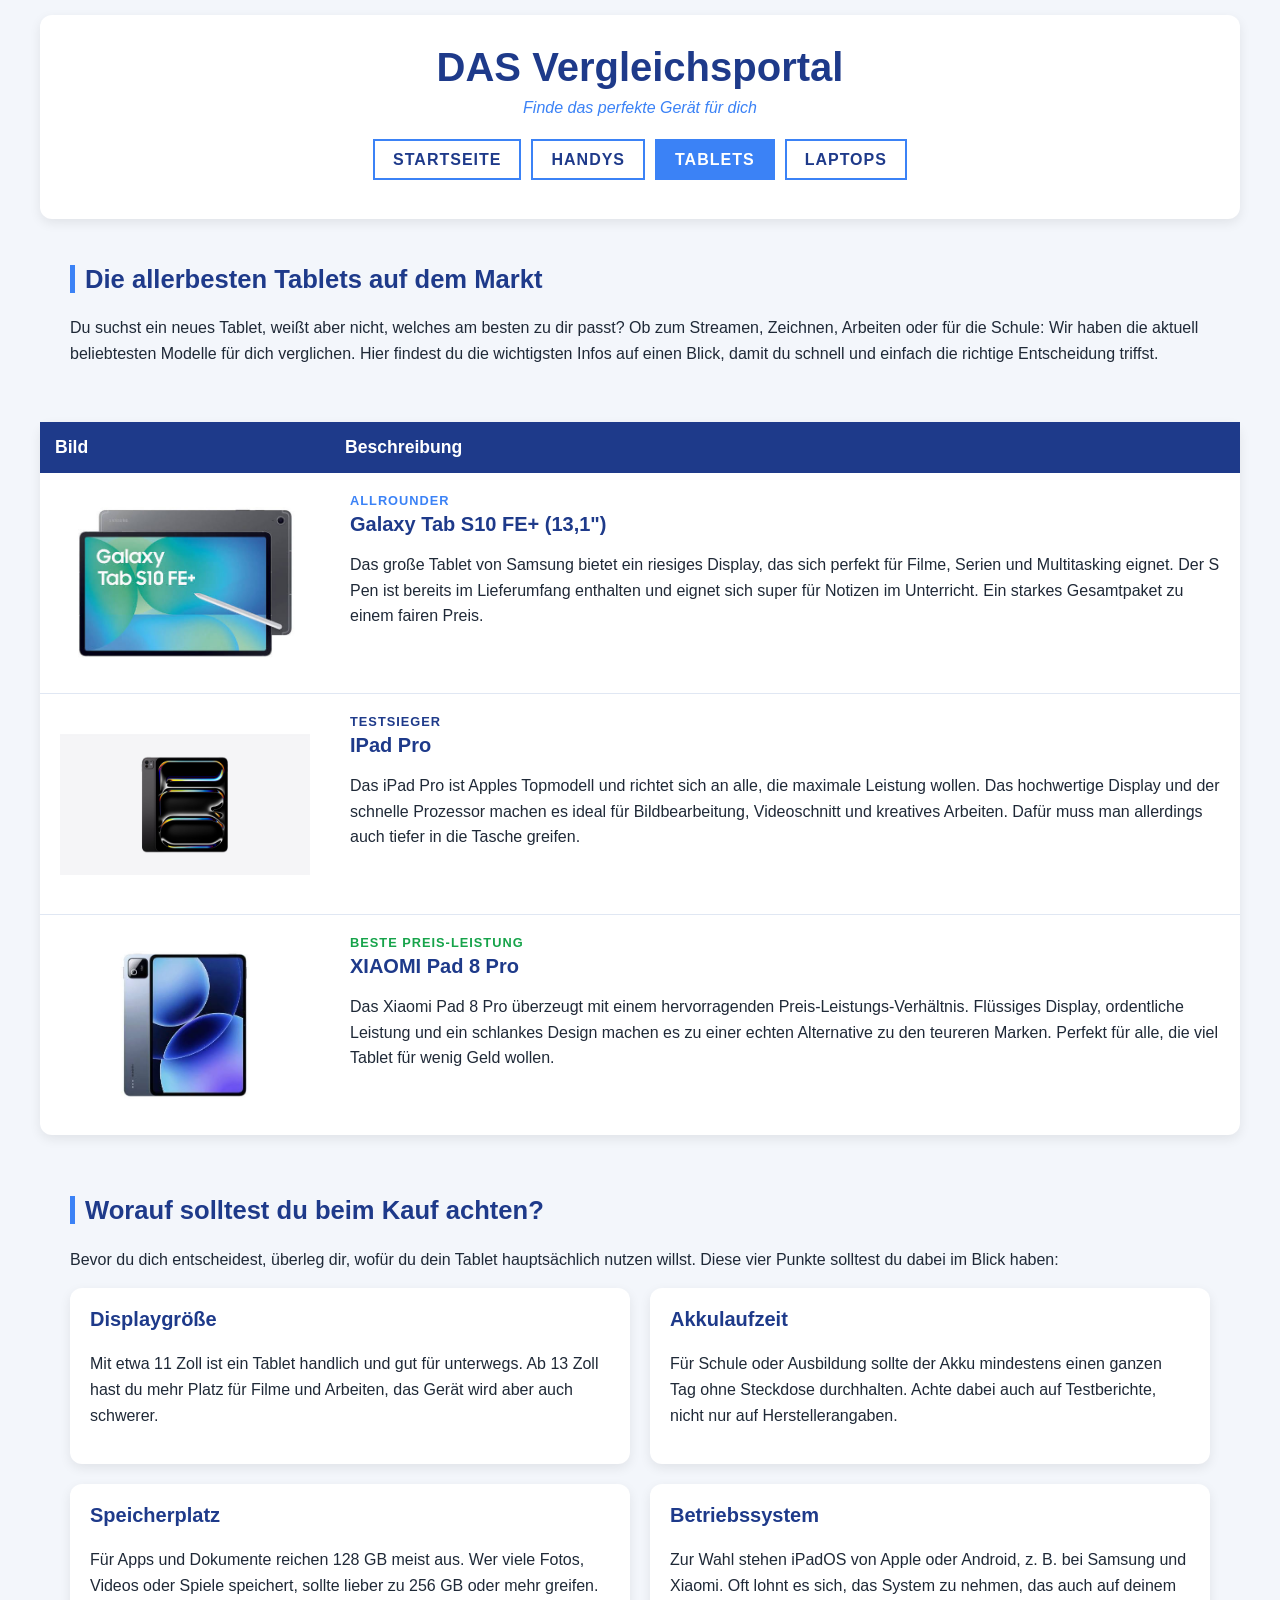
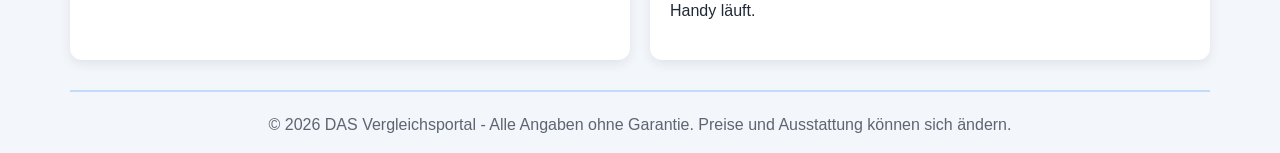
<file: Tablets/Tablets.html>
<!DOCTYPE html>
<html lang="de">
<head>
    <meta charset="UTF-8">
    <title>Tablets | DAS-Vergleichsportal</title>
    <link rel="stylesheet" href="style.css">
</head>
<body>
    <header>
        <h1>DAS Vergleichsportal</h1>
        <p id="slogan">Finde das perfekte Gerät für dich</p>
        <nav>
            <ul>
                <li><a href="../index.html">Startseite</a></li>
                <li><a href="../Handys/Handys.html">Handys</a></li>
                <li><a href="Tablets.html" class="aktiv">Tablets</a></li>
                <li><a href="../Laptops.html">Laptops</a></li>
            </ul>
        </nav>
    </header>
    <main>

        <section>
            <h2>Die allerbesten Tablets auf dem Markt</h2>
            <p>Du suchst ein neues Tablet, weißt aber nicht, welches am besten zu dir passt? Ob zum Streamen, Zeichnen, Arbeiten oder für die Schule: Wir haben die aktuell beliebtesten Modelle für dich verglichen. Hier findest du die wichtigsten Infos auf einen Blick, damit du schnell und einfach die richtige Entscheidung triffst.</p>
        </section>

        <table>
            <tr>
                <th>Bild</th>
                <th>Beschreibung</th>
            </tr>
            <tr>
                <td>
                    <a href="galaxy_tab.html">
                        <img src="../images/samsung_galaxy_s10_fe.jpg" alt="Samsung Galaxy S10 FE+">
                    </a>   
                </td>
                <td>
                    <div class="label allrounder">Allrounder</div>
                    <h3><a href="galaxy_tab.html">Galaxy Tab S10 FE+ (13,1")</a></h3>
                    <p>Das große Tablet von Samsung bietet ein riesiges Display, das sich perfekt für Filme, Serien und Multitasking eignet. Der S Pen ist bereits im Lieferumfang enthalten und eignet sich super für Notizen im Unterricht. Ein starkes Gesamtpaket zu einem fairen Preis.</p>
                </td>
            </tr>
            <tr>
                <td>
                    <a href="ipad_pro.html">
                        <img src="../images/ipad_pro.jpg" alt="IPad Pro">
                    </a>
                </td>    
                <td>
                    <div class="label testsieger">Testsieger</div>
                    <h3><a href="ipad_pro.html">IPad Pro</a></h3>
                    <p>Das iPad Pro ist Apples Topmodell und richtet sich an alle, die maximale Leistung wollen. Das hochwertige Display und der schnelle Prozessor machen es ideal für Bildbearbeitung, Videoschnitt und kreatives Arbeiten. Dafür muss man allerdings auch tiefer in die Tasche greifen.</p>
                </td>
            </tr>
            <tr>
                <td>
                    <a href="xiaomi_pad.html">
                        <img src="../images/xiaomi_pad_8_pro.jpg" alt="XIAOMI Pad 8 Pro">
                    </a>
                </td>   
                <td>
                    <div class="label preisleistung">Beste Preis-Leistung</div>
                    <h3><a href="xiaomi_pad.html">XIAOMI Pad 8 Pro</a></h3>
                    <p>Das Xiaomi Pad 8 Pro überzeugt mit einem hervorragenden Preis-Leistungs-Verhältnis. Flüssiges Display, ordentliche Leistung und ein schlankes Design machen es zu einer echten Alternative zu den teureren Marken. Perfekt für alle, die viel Tablet für wenig Geld wollen.</p>
                </td>
            </tr>
        </table>
        
        <section>
            <h2>Worauf solltest du beim Kauf achten?</h2>
            <p>Bevor du dich entscheidest, überleg dir, wofür du dein Tablet hauptsächlich nutzen willst. Diese vier Punkte solltest du dabei im Blick haben:</p>
            <div class="tipps">
                <div class="tipp">
                    <h3>Displaygröße</h3>
                    <p>Mit etwa 11 Zoll ist ein Tablet handlich und gut für unterwegs. Ab 13 Zoll hast du mehr Platz für Filme und Arbeiten, das Gerät wird aber auch schwerer.</p>
                </div>
                <div class="tipp">
                    <h3>Akkulaufzeit</h3>
                    <p>Für Schule oder Ausbildung sollte der Akku mindestens einen ganzen Tag ohne Steckdose durchhalten. Achte dabei auch auf Testberichte, nicht nur auf Herstellerangaben.</p>
                </div>
                <div class="tipp">
                    <h3>Speicherplatz</h3>
                    <p>Für Apps und Dokumente reichen 128 GB meist aus. Wer viele Fotos, Videos oder Spiele speichert, sollte lieber zu 256 GB oder mehr greifen.</p>
                </div>
                <div class="tipp">
                    <h3>Betriebssystem</h3>
                    <p>Zur Wahl stehen iPadOS von Apple oder Android, z. B. bei Samsung und Xiaomi. Oft lohnt es sich, das System zu nehmen, das auch auf deinem Handy läuft.</p>
                </div>
            </div>
            <hr>
        </section>    
    </main>
    <footer>
        <p>&copy; 2026 DAS Vergleichsportal - Alle Angaben ohne Garantie. Preise und Ausstattung können sich ändern.</p>
    </footer> 
</body>
</html>
</file>
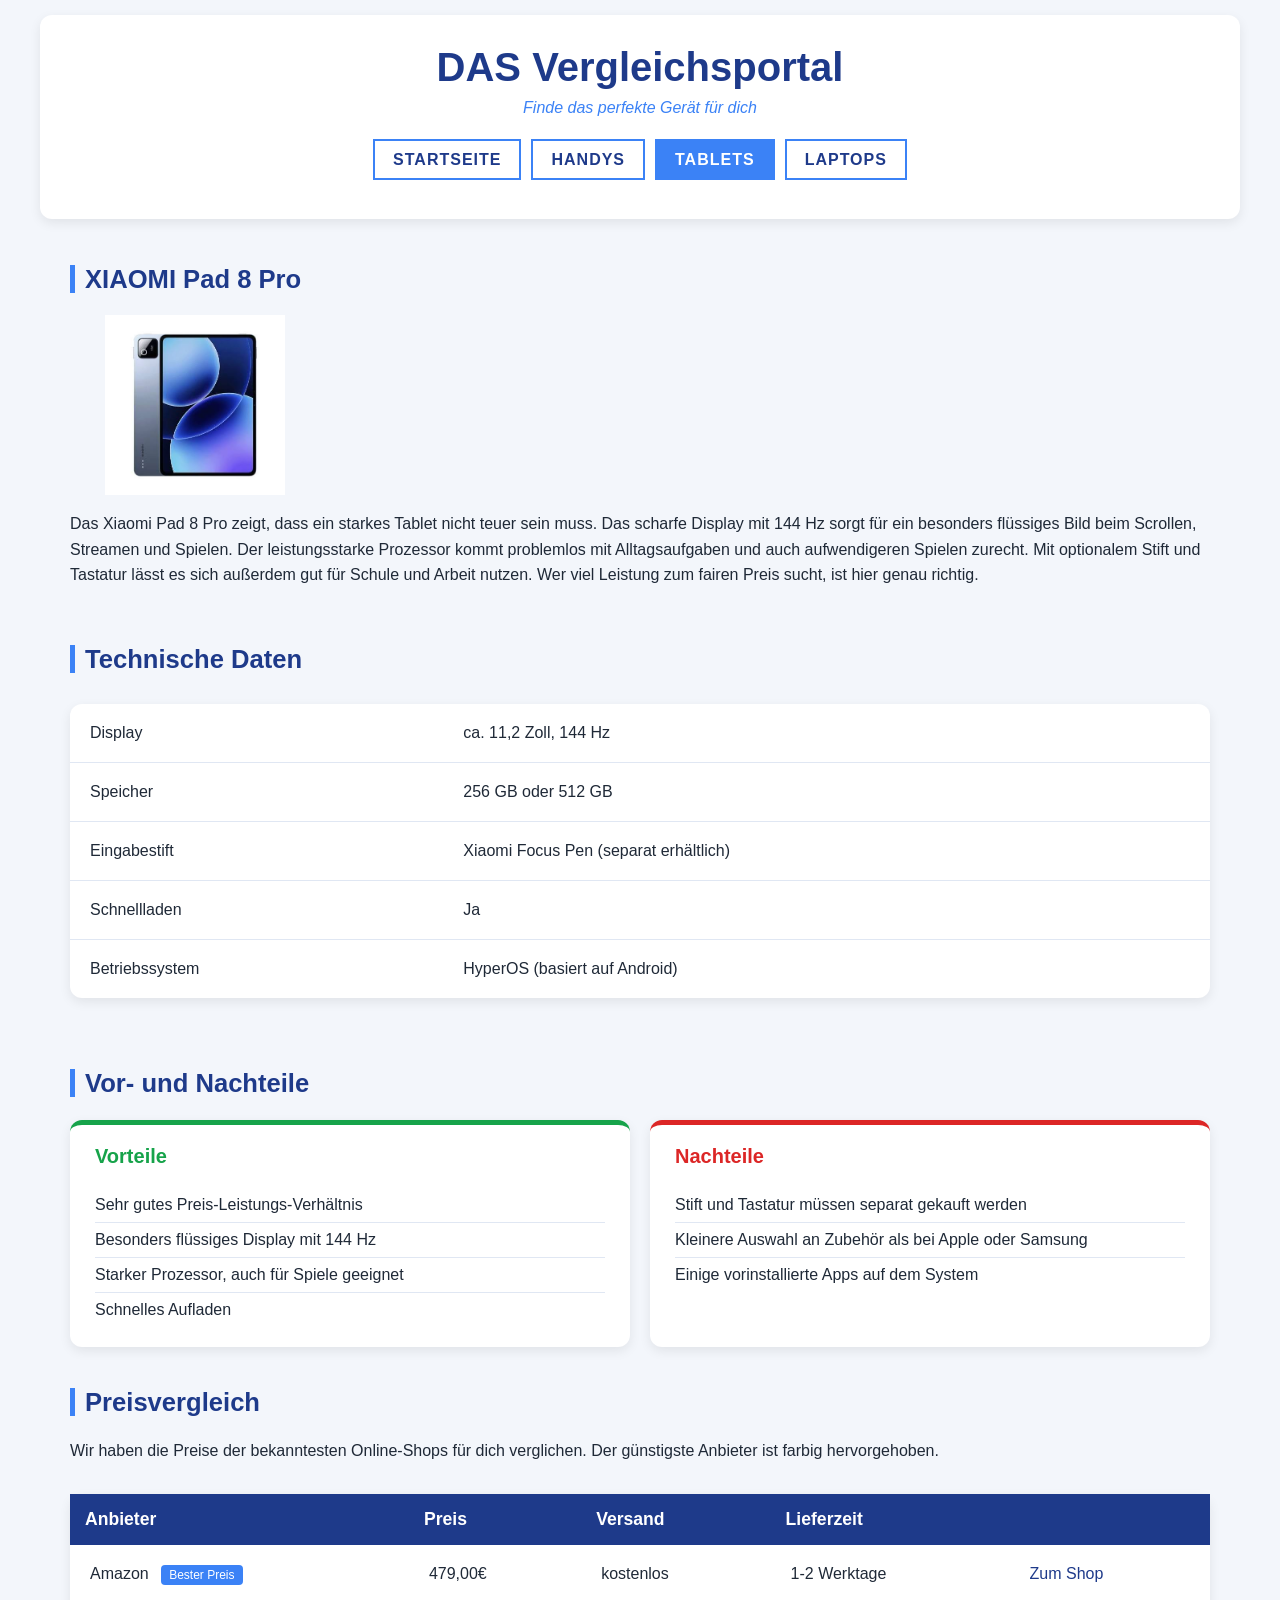
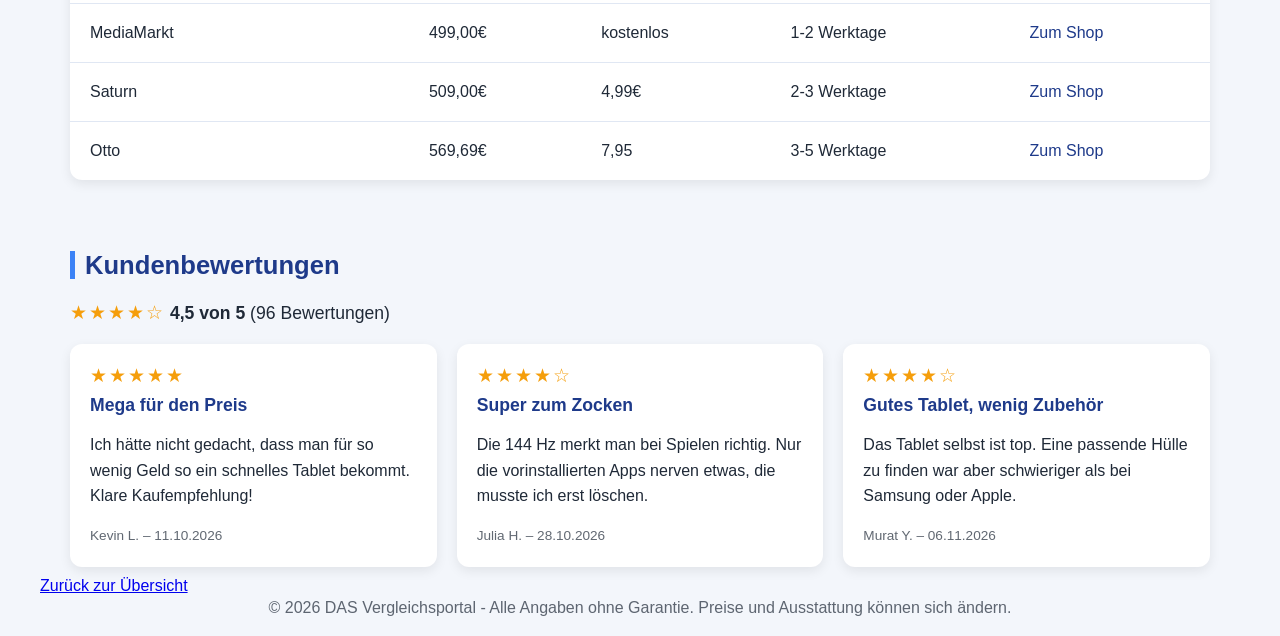
<file: Tablets/xiaomi_pad.html>
<!DOCTYPE html>
<html lang="de">
<head>
    <meta charset="UTF-8">
    <meta name="viewport" content="width=device-width, initial-scale=1.0">
    <title>Tablets | XIAOMI Pad 8 Pro</title>
    <link rel="stylesheet" href="style.css">
</head>
<body>
    <header>
        <h1>DAS Vergleichsportal</h1>
        <p id="slogan">Finde das perfekte Gerät für dich</p>
        <nav>
            <ul>
                <li><a href="../index.html">Startseite</a></li>
                <li><a href="../Handys.html">Handys</a></li>
                <li><a href="Tablets.html" class="aktiv">Tablets</a></li>
                <li><a href="../Laptops.html">Laptops</a></li>
            </ul>
        </nav>
    </header>
    <main>
        <section>
            <h2>XIAOMI Pad 8 Pro</h2>
            <img src="../images/xiaomi_pad_8_pro.jpg" class="bilder">
            <p>Das Xiaomi Pad 8 Pro zeigt, dass ein starkes Tablet nicht teuer sein muss. Das scharfe Display mit 144 Hz sorgt für ein besonders flüssiges Bild beim Scrollen, Streamen und Spielen. Der leistungsstarke Prozessor kommt problemlos mit Alltagsaufgaben und auch aufwendigeren Spielen zurecht. Mit optionalem Stift und Tastatur lässt es sich außerdem gut für Schule und Arbeit nutzen. Wer viel Leistung zum fairen Preis sucht, ist hier genau richtig.</p>
        </section>
        <section>
            <h2>Technische Daten</h2>
            <table>
                <tr>
                    <td>Display</td>
                    <td>ca. 11,2 Zoll, 144 Hz</td>
                </tr>
                <tr>
                    <td>Speicher</td>
                    <td>256 GB oder 512 GB</td>
                </tr>
                <tr>
                    <td>Eingabestift</td>
                    <td>Xiaomi Focus Pen (separat erhältlich)</td>
                </tr>
                <tr>
                    <td>Schnellladen</td>
                    <td>Ja</td>
                </tr>
                <tr>
                    <td>Betriebssystem</td>
                    <td>HyperOS (basiert auf Android)</td>
                </tr>
            </table>
        </section>
        <section>
            <h2>Vor- und Nachteile</h2>
            <div class="pro-contra">
                <div class="box pro">
                    <h3>Vorteile</h3>
                    <ul>
                        <li>Sehr gutes Preis-Leistungs-Verhältnis</li>
                        <li>Besonders flüssiges Display mit 144 Hz</li>
                        <li>Starker Prozessor, auch für Spiele geeignet</li>
                        <li>Schnelles Aufladen</li>
                    </ul>
                </div>
                <div class="box contra">
                    <h3>Nachteile</h3>
                    <ul>
                        <li>Stift und Tastatur müssen separat gekauft werden</li>
                        <li>Kleinere Auswahl an Zubehör als bei Apple oder Samsung</li>
                        <li>Einige vorinstallierte Apps auf dem System</li>
                    </ul>
                </div>
            </div>
        </section>
        <section>
            <h2>Preisvergleich</h2>
            <p>Wir haben die Preise der bekanntesten Online-Shops für dich verglichen. Der günstigste Anbieter ist farbig hervorgehoben.</p>
            <table>
                <tr>
                    <th>Anbieter</th>
                    <th>Preis</th>
                    <th>Versand</th>
                    <th>Lieferzeit</th>
                    <th></th>
                </tr>
                <tr>
                    <td>Amazon <span id="bester_preis">Bester Preis</span></td>
                    <td>479,00€</td>
                    <td>kostenlos</td>
                    <td>1-2 Werktage</td>
                    <td><a href="#">Zum Shop</a></td>
                </tr>
                <tr>
                    <td>MediaMarkt</td>
                    <td>499,00€</td>
                    <td>kostenlos</td>
                    <td>1-2 Werktage</td>
                    <td><a href="#">Zum Shop</a></td>
                </tr>
                <tr>
                    <td>Saturn</td>
                    <td>509,00€</td>
                    <td>4,99€</td>
                    <td>2-3 Werktage</td>
                    <td><a href="#">Zum Shop</a></td>
                </tr>
                <tr>
                    <td>Otto</td>
                    <td>569,69€</td>
                    <td>7,95</td>
                    <td>3-5 Werktage</td>
                    <td><a href="#">Zum Shop</a></td>
                </tr>
            </table>
        </section>
        <section>
            <h2>Kundenbewertungen</h2>
            <div class="bewertung-gesamt">
                <span class="sterne">★★★★☆</span> <strong>4,5 von 5</strong> (96 Bewertungen)
            </div>
            <div class="bewertungen">
                <article class="bewertung">
                    <span class="sterne">★★★★★</span>
                    <h3>Mega für den Preis</h3>
                    <p>Ich hätte nicht gedacht, dass man für so wenig Geld so ein schnelles Tablet bekommt. Klare Kaufempfehlung!</p>
                    <p class="bewertung-info">Kevin L. – 11.10.2026</p>
                </article>
                <article class="bewertung">
                    <span class="sterne">★★★★☆</span>
                    <h3>Super zum Zocken</h3>
                    <p>Die 144 Hz merkt man bei Spielen richtig. Nur die vorinstallierten Apps nerven etwas, die musste ich erst löschen.</p>
                    <p class="bewertung-info">Julia H. – 28.10.2026</p>
                </article>
                <article class="bewertung">
                    <span class="sterne">★★★★☆</span>
                    <h3>Gutes Tablet, wenig Zubehör</h3>
                    <p>Das Tablet selbst ist top. Eine passende Hülle zu finden war aber schwieriger als bei Samsung oder Apple.</p>
                    <p class="bewertung-info">Murat Y. – 06.11.2026</p>
                </article>
            </div>
        </section>
        <a href="Tablets.html">Zurück zur Übersicht</a>
    </main>
    <footer>
        <p>&copy; 2026 DAS Vergleichsportal - Alle Angaben ohne Garantie. Preise und Ausstattung können sich ändern.</p>
    </footer> 
</body>
</html>
</file>
<file: style.css>
/* Allgemein */

body {
    font-family: "Segoe UI", Arial, sans-serif;
    background-color: #F3F6FB;
    color: #1F2937;
    max-width: 900px;
    margin: 0 auto;
    padding: 60px 20px;
    text-align: center;
}

p {
    font-size: 1.05rem;
    line-height: 1.7;
}

b {
    color: #1E3A8A;
    font-size: 1.15rem;
}

hr {
    border: none;
    height: 2px;
    background-color: #3B82F6;
    opacity: 0.25;
    margin: 40px 0;
}


/* Überschriften */

h1 {
    color: #1E3A8A;
    font-size: 2.8rem;
    margin-bottom: 5px;
}

h2 {
    color: #3B82F6;
    font-size: 1.3rem;
    font-weight: 500;
    font-style: italic;
    margin-top: 0;
}


/* Navigation */

nav ul {
    list-style: none;
    padding: 0;
    margin: 40px 0;
}

nav ul li {
    display: inline;
    margin: 0 8px;
}

nav ul li a {
    padding: 15px 30px;
    background-color: #FFFFFF;
    border: 2px solid #3B82F6;
    color: #1E3A8A;
    text-decoration: none;
    text-transform: uppercase;
    letter-spacing: 1px;
    font-weight: 600;
    font-size: 1.1rem;
}

nav ul li a:hover {
    background-color: #3B82F6;
    color: #FFFFFF;
}
</file>
<file: Handys/style_handy.css>
/* Allgemeine Gestaltung */

body {
    font-family: "Segoe UI", Arial, sans-serif;
    background-color: #F4F4F5;
    color: #27272A;
    max-width: 1200px;
    margin: 0 auto;
}

p {
    font-size: 1rem;
    font-weight: 400;
    line-height: 1.6;
}

hr {
    border: none;
    height: 2px;
    background-color: #DC2626;
    opacity: 0.25;
    margin: 25px 0 15px 0;
}

section {
    padding: 15px 28px;
}


header {
    background-color: #FFFFFF;
    padding: 24px;
    border-radius: 14px;
    box-shadow: 0 4px 12px rgba(0, 0, 0, 0.08);
    margin: 18px 0;
}


footer {
    font-size: 0.85rem;
    opacity: 0.7;
    text-align: center;
}

footer p {
    margin-top: 0;
}


#slogan {
    text-align: center;
    color: #DC2626;
    font-style: italic;
    margin-top: 0;
}

#bester_preis {
    background-color: #DC2626;
    color: #FFFFFF;
    border-radius: 5px;
    font-size: 0.75rem;
    padding: 4px 8px;
    margin-left: 8px;
}

.aktiv {
    background-color: #DC2626;
    color: #FFFFFF;
}

.bilder {
    width: 240px;
    height: 190px;
    object-fit: contain;
    border-radius: 10px;
    display: block;
}


h2::before {
    content: "";
    border-left: 5px solid #DC2626;
    margin-right: 10px;
}


h1 {
    text-align: center;
    color: #18181B;
    font-size: 2.6rem;
    margin: 12px 0 8px 0;
}

h2 {
    font-size: 1.6rem;
    font-weight: 600;
    color: #27272A;
}

h3 {
    font-size: 1.25rem;
    font-weight: 600;
    color: #18181B;
}


table {
    background-color: #FFFFFF;
    width: 100%;
    border-radius: 10px;
    margin: 25px auto;
    border-collapse: collapse;
    box-shadow: 0 4px 12px rgba(0, 0, 0, 0.07);
}

th {
    background-color: #27272A;
    color: #FFFFFF;
    padding: 16px;
    text-align: left;
    font-size: 1.05rem;
}

td {
    padding: 20px;
    vertical-align: top;
    border-bottom: 1px solid #E4E4E7;
}

tr:hover td {
    background-color: #FEF2F2;
}

td img {
    width: 240px;
    height: 190px;
    object-fit: contain;
    border-radius: 10px;
    display: block;
}

td h3 {
    color: #DC2626;
    margin: 0 0 10px 0;
}

tr:last-child td {
    border-bottom: none;
}


nav ul {
    list-style: none;
    padding: 0;
    text-align: center;
    margin: 28px 0;
}

nav ul li {
    display: inline;
    margin: 0 5px;
}

nav ul li a {
    display: inline-block;
    padding: 10px 18px;
    border: 2px solid #DC2626;
    border-radius: 5px;
    color: #27272A;
    text-decoration: none;
    text-transform: uppercase;
    letter-spacing: 1px;
    font-weight: 600;
}

nav ul li a:hover {
    background-color: #DC2626;
    color: #FFFFFF;
}



td a {
    color: #B91C1C;
    text-decoration: none;
}

td a:hover {
    color: #DC2626;
    text-decoration: underline;
}


section h3 {
    margin-top: 0;
    margin-bottom: 15px;
    color: #18181B;
}

section nav ul {
    list-style: none;
    padding: 0;
    text-align: center;
    margin: 20px 0 0 0;
}

section nav ul li {
    display: inline-block;
    margin: 5px;
}

section nav ul li a {
    display: inline-block;
    padding: 10px 18px;
    border: 2px solid #DC2626;
    border-radius: 5px;
    color: #27272A;
    text-decoration: none;
    text-transform: uppercase;
    letter-spacing: 1px;
    font-weight: 600;
}

section nav ul li a:hover {
    background-color: #DC2626;
    color: #FFFFFF;
}


footer {
    font-size: 0.85rem;
    opacity: 0.7;
    text-align: center;
    padding: 20px 0;
    margin-top: 25px;
}

footer p {
    margin: 0;
}
</file>
<file: Tablets/style.css>
/* Allgemein */

body{
    font-family: "Segoe UI", Arial, sans-serif;
    background-color: #F3F6FB;
    color: #1F2937;
    max-width: 1200px;
    margin: 0 auto;
}

p{
    font-size: 1rem;
    font-weight: 400;
    line-height: 1.6;
}
hr{
    border: none;
    height: 2px;
    background-color: #3B82F6;
    opacity: 0.25;
    margin: 30px 0 10px 0;
}

section{
    padding: 10px 30px 10px 30px;
}

/* Header */

header{
    background-color: #FFFFFF;
    padding: 20px;
    border-radius: 12px;
    box-shadow: 0 4px 12px rgba(0, 0, 0, 0.08);
    margin-bottom: 15px;
    margin-top: 15px;
}


/* Footer */

footer{
    font-size: 0.85rem;
    opacity: 0.7;
    text-align: center;
}

footer p{
    margin-top: 0;
}

/* Selektoren */

#slogan{
    text-align: center;
    color: #3B82F6;
    font-style: italic;
    margin-top: 0;
}

#bester_preis{
    background-color: #3B82F6;
    color: #FFFFFF;
    border-radius: 4px;
    font-size: 0.75rem;
    padding: 3px 8px;
    margin-left: 8px;
}

.aktiv{
    background-color: #3B82F6;
    color: #FFFFFF;
}

.bilder {
    width: 250px;
    height: 180px;
    object-fit: contain;
    border-radius: 8px;
    display: block;
}

td > .label{
    font-size: 0.8rem;
    font-weight: 700;
    text-transform: uppercase;
    letter-spacing: 1px;
    margin-bottom: 5px;
}

.testsieger{
    color: #1E3A8A;
}

.allrounder{
    color: #3B82F6;
}

.preisleistung{
    color: #16A34A;
}

/* Pseudoklassen */

h2::before {
    content: "";
    border-left: 5px solid #3B82F6;
    margin-right: 10px;
}


/* Überschriften */

h1 {
    text-align: center;
    color: #1E3A8A;
    font-size: 2.5rem;
    margin: 10px 0 5px 0;
}
h2{
    font-size: 1.6rem;
    font-weight: 600;
    color: #1E3A8A;
}
h3{
    font-size: 1.25rem;
    font-weight: 600;
}


/* Tabellen */

table{
    background-color: #FFFFFF;
    width: 100%;
    border-radius: 12px;
    margin: 30px auto;
    border-collapse: collapse;
    box-shadow: 0 4px 12px rgba(0, 0, 0, 0.08);
}

th{
    background-color: #1E3A8A;
    color: #FFFFFF;
    padding: 15px;
    text-align: left;
    font-size: 1.1rem;
}
td{
    padding: 20px;
    vertical-align: top;
    border-bottom: 1px solid #E0E7F3;
}
tr:hover td{
    background-color: #EEF3FD;
}
td img{
    width: 250px;
    height: 180px;
    object-fit: contain;
    border-radius: 8px;
    display: block;
}
td h3{
    color: #3B82F6;
    margin: 0 0 10px 0;
}
tr:last-child td{
    border-bottom: none;
}


/* Navigation */

nav ul{
    display: flex;
    list-style: none;           
    justify-content: center;
    gap: 10px;   
    margin: 30px 0;
    padding: 0;             
}



nav ul li a{
    padding: 10px 18px;
    border: 2px solid #3B82F6;
    color: #1E3A8A;
    text-decoration: none;
    text-transform: uppercase;  
    letter-spacing: 1px;        
    font-weight: 600;
}

nav ul li a:hover{
    background-color: #3B82F6;
    color: #FFFFFF;
}


/* Links */

td a{
    color: #1E3A8A;
    text-decoration: none;
}

td a:hover{
    color: #3B82F6;
    text-decoration: underline;
}

/* Vor- und Nachteile */

.pro-contra{
    display: flex;
    gap: 20px;
}

.pro-contra > .box{
    flex: 1;
}

.box{
    background-color: #FFFFFF;
    padding: 20px 25px;
    border-radius: 12px;
    box-shadow: 0 4px 12px rgba(0, 0, 0, 0.08);
}

.box h3{
    margin-top: 0;
}

.box ul{
    list-style: none;
    padding: 0;
    margin: 0;
}

.box li{
    padding: 8px 0;
    border-bottom: 1px solid #E0E7F3;
}

.box li:last-child{
    border-bottom: none;
}


.pro{
    border-top: 5px solid #16A34A;
}

.pro h3 {
    color: #16A34A;
}


.contra{
    border-top: 5px solid #DC2626;
}

.contra h3 {
    color: #DC2626;
}

/* Tipps */

.tipps{
    display: grid;
    grid-template-columns: 1fr 1fr;
    gap: 20px;
}

.tipp{
    background-color: #FFFFFF;
    padding: 20px;
    border-radius: 12px;
    box-shadow: 0 4px 12px rgba(0, 0, 0, 0.08);
}

.tipp h3{
    color: #1E3A8A;
    margin-top: 0;
}

/* Kundenbewertungen */

.bewertung-gesamt {
    font-size: 1.1rem;
    margin-bottom: 20px;
}

.bewertungen {
    display: grid;
    grid-template-columns: repeat(3, 1fr);
    gap: 20px;
}

.bewertung {
    background-color: #FFFFFF;
    padding: 20px;
    border-radius: 12px;
    box-shadow: 0 4px 12px rgba(0, 0, 0, 0.08);
}

.bewertung h3 {
    font-size: 1.1rem;
    color: #1E3A8A;
    margin: 8px 0;
}

.bewertung-info {
    font-size: 0.85rem;
    opacity: 0.7;
    margin: 0;
}

.sterne {
    color: #F59E0B;
    font-size: 1.2rem;
    letter-spacing: 2px;
}
</file>
